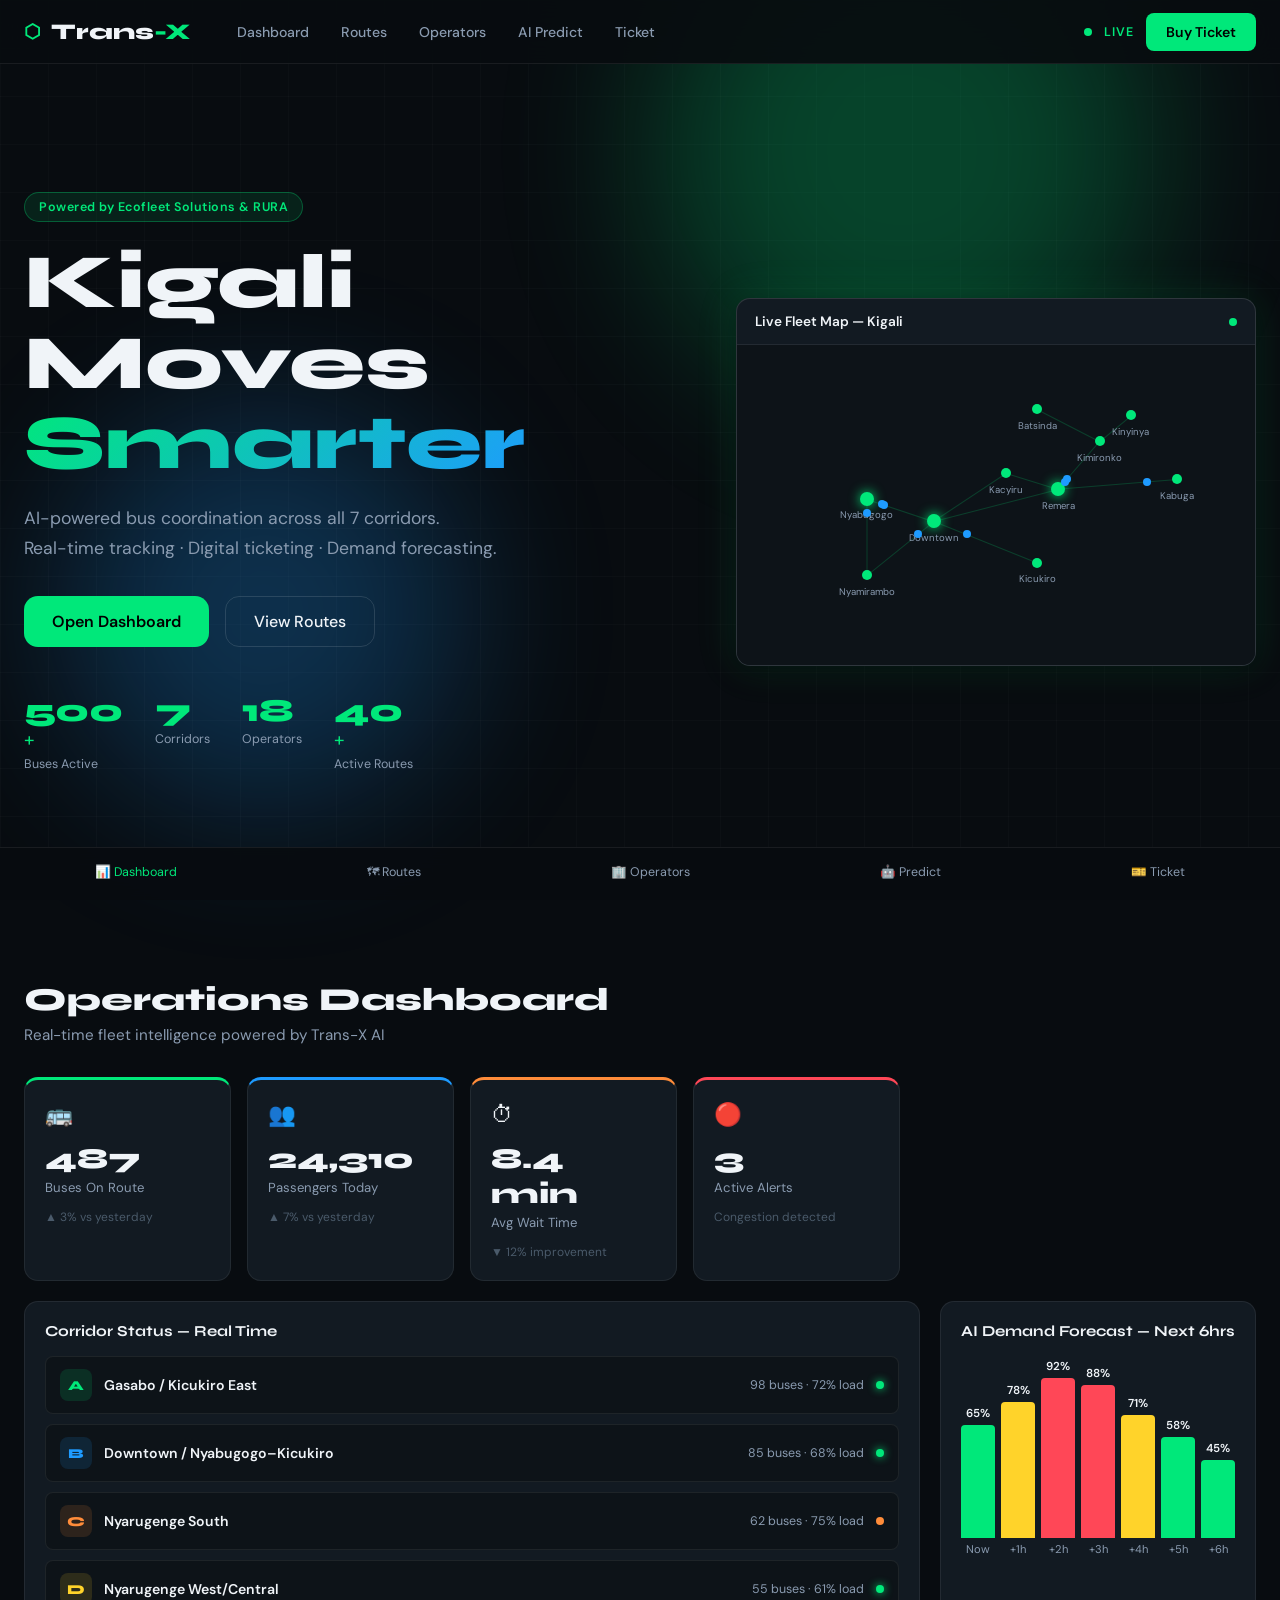
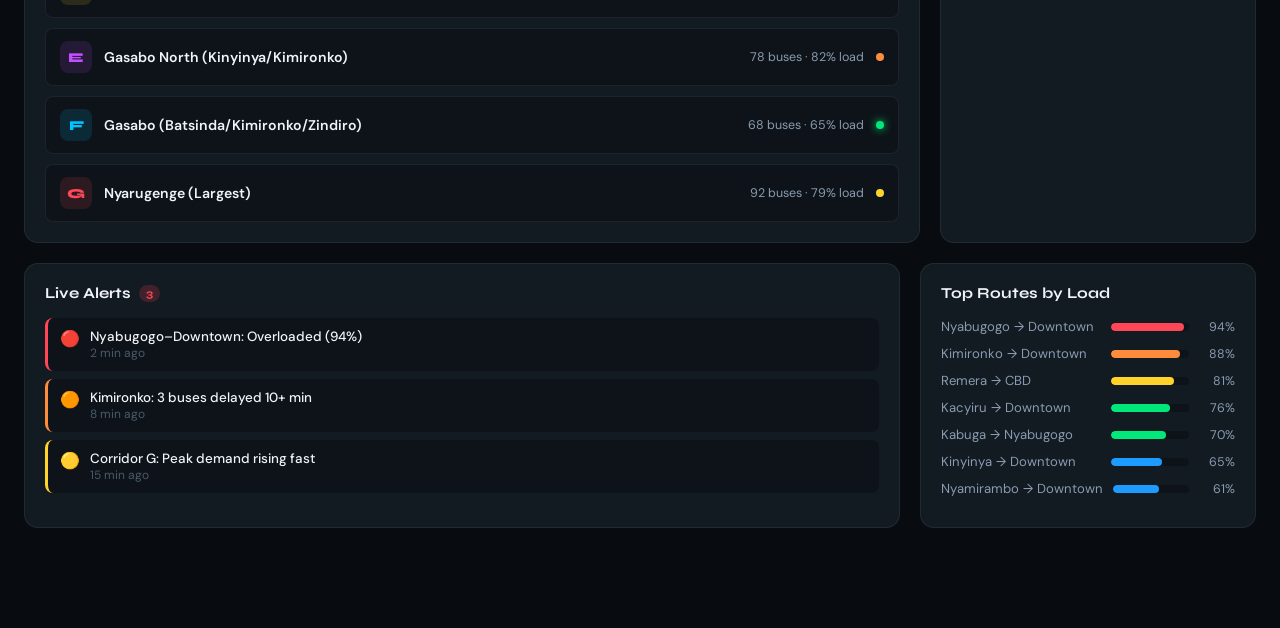
<file: index.html>
<!DOCTYPE html>
<html lang="en">
<head>
  <meta charset="UTF-8" />
  <meta name="viewport" content="width=device-width, initial-scale=1.0" />
  <title>Trans-X — Smart Mobility Kigali</title>
  <link rel="preconnect" href="https://fonts.googleapis.com" />
  <link rel="preconnect" href="https://fonts.gstatic.com" crossorigin />
  <link href="https://fonts.googleapis.com/css2?family=Syne:wght@400;600;700;800&family=DM+Sans:wght@300;400;500&display=swap" rel="stylesheet" />
  <link rel="stylesheet" href="main.css" />
</head>
<body>

<!-- NAV -->
<nav class="nav" id="nav">
  <div class="nav-inner">
    <div class="logo">
      <span class="logo-icon">⬡</span>
      <span class="logo-text">Trans<span class="accent">-X</span></span>
    </div>
    <ul class="nav-links">
      <li><a href="#dashboard">Dashboard</a></li>
      <li><a href="#routes">Routes</a></li>
      <li><a href="#operators">Operators</a></li>
      <li><a href="#predict">AI Predict</a></li>
      <li><a href="#ticket">Ticket</a></li>
    </ul>
    <div class="nav-right">
      <span class="live-dot"></span>
      <span class="live-label">LIVE</span>
      <button class="btn-primary" onclick="showSection('ticket')">Buy Ticket</button>
    </div>
  </div>
</nav>

<!-- HERO -->
<section class="hero" id="home">
  <div class="hero-bg">
    <div class="hero-grid"></div>
    <div class="hero-glow g1"></div>
    <div class="hero-glow g2"></div>
  </div>
  <div class="hero-content">
    <div class="hero-badge">Powered by Ecofleet Solutions & RURA</div>
    <h1 class="hero-title">Kigali Moves<br/><span class="accent-gradient">Smarter</span></h1>
    <p class="hero-sub">AI-powered bus coordination across all 7 corridors.<br/>Real-time tracking · Digital ticketing · Demand forecasting.</p>
    <div class="hero-actions">
      <button class="btn-primary large" onclick="showSection('dashboard')">Open Dashboard</button>
      <button class="btn-ghost large" onclick="showSection('routes')">View Routes</button>
    </div>
    <div class="hero-stats">
      <div class="stat"><span class="stat-num" data-target="500">0</span><span class="stat-plus">+</span><span class="stat-label">Buses Active</span></div>
      <div class="stat"><span class="stat-num" data-target="7">0</span><span class="stat-label">Corridors</span></div>
      <div class="stat"><span class="stat-num" data-target="18">0</span><span class="stat-label">Operators</span></div>
      <div class="stat"><span class="stat-num" data-target="40">0</span><span class="stat-plus">+</span><span class="stat-label">Active Routes</span></div>
    </div>
  </div>
  <div class="hero-visual">
    <div class="map-card">
      <div class="map-header">
        <span>Live Fleet Map — Kigali</span>
        <span class="pulse-dot"></span>
      </div>
      <div class="map-body" id="liveMap"></div>
    </div>
  </div>
</section>

<!-- MAIN APP -->
<main class="app-main" id="appMain">

<!-- DASHBOARD SECTION -->
<section class="section active" id="dashboard">
  <div class="section-header">
    <h2>Operations Dashboard</h2>
    <p>Real-time fleet intelligence powered by Trans-X AI</p>
  </div>

  <div class="dashboard-grid">
    <!-- KPI Cards -->
    <div class="kpi-row">
      <div class="kpi-card green">
        <div class="kpi-icon">🚌</div>
        <div class="kpi-data">
          <span class="kpi-num" id="busCount">487</span>
          <span class="kpi-label">Buses On Route</span>
        </div>
        <div class="kpi-trend">▲ 3% vs yesterday</div>
      </div>
      <div class="kpi-card blue">
        <div class="kpi-icon">👥</div>
        <div class="kpi-data">
          <span class="kpi-num" id="passengerCount">24,310</span>
          <span class="kpi-label">Passengers Today</span>
        </div>
        <div class="kpi-trend">▲ 7% vs yesterday</div>
      </div>
      <div class="kpi-card orange">
        <div class="kpi-icon">⏱</div>
        <div class="kpi-data">
          <span class="kpi-num" id="waitTime">8.4 min</span>
          <span class="kpi-label">Avg Wait Time</span>
        </div>
        <div class="kpi-trend">▼ 12% improvement</div>
      </div>
      <div class="kpi-card red">
        <div class="kpi-icon">🔴</div>
        <div class="kpi-data">
          <span class="kpi-num" id="alertCount">3</span>
          <span class="kpi-label">Active Alerts</span>
        </div>
        <div class="kpi-trend">Congestion detected</div>
      </div>
    </div>

    <!-- Corridor Status -->
    <div class="card corridor-card">
      <div class="card-title">Corridor Status — Real Time</div>
      <div class="corridor-list" id="corridorList"></div>
    </div>

    <!-- AI Demand Forecast -->
    <div class="card forecast-card">
      <div class="card-title">AI Demand Forecast — Next 6hrs</div>
      <div class="chart-area" id="demandChart"></div>
    </div>

    <!-- Live Alerts -->
    <div class="card alerts-card">
      <div class="card-title">Live Alerts <span class="badge red">3</span></div>
      <div class="alert-list" id="alertList"></div>
    </div>

    <!-- Top Routes -->
    <div class="card routes-card">
      <div class="card-title">Top Routes by Load</div>
      <div class="route-bars" id="routeBars"></div>
    </div>
  </div>
</section>

<!-- ROUTES SECTION -->
<section class="section" id="routes">
  <div class="section-header">
    <h2>Kigali Bus Network</h2>
    <p>7 corridors · 40+ routes · 18 licensed operators (RURA 2024)</p>
  </div>

  <div class="corridors-container" id="corridorsContainer"></div>
</section>

<!-- OPERATORS SECTION -->
<section class="section" id="operators">
  <div class="section-header">
    <h2>Licensed Operators</h2>
    <p>Regulated by RURA · Managed by Ecofleet Solutions Ltd</p>
  </div>
  <div class="operators-grid" id="operatorsGrid"></div>

  <!-- Ecofleet spotlight -->
  <div class="ecofleet-spotlight">
    <div class="eco-left">
      <div class="eco-badge">Government-Owned</div>
      <h3>Ecofleet Solutions Ltd</h3>
      <p>The City of Kigali's mandated authority for public transport modernization. CEO: <strong>Aubin Rukera</strong>. Ecofleet oversees fleet management, route optimization, digital fare collection, ITS infrastructure, and green mobility transition.</p>
      <ul class="eco-features">
        <li>⚡ 17 electric buses deployed (as of Jan 2026)</li>
        <li>📡 ITS · GPS tracking · Digital dashboards</li>
        <li>💳 Unified tap-and-go fare collection</li>
        <li>🌱 Full electric fleet target: end of 2026</li>
        <li>🏗 Manages depots, terminals & bus stops</li>
      </ul>
    </div>
    <div class="eco-right">
      <div class="eco-stat-grid">
        <div class="eco-stat"><span>300</span><small>Buses Deployed</small></div>
        <div class="eco-stat"><span>7</span><small>Corridors</small></div>
        <div class="eco-stat"><span>24km</span><small>Nyabugogo–Shyorongi Route</small></div>
        <div class="eco-stat"><span>2026</span><small>Full EV Target</small></div>
      </div>
    </div>
  </div>
</section>

<!-- AI PREDICT SECTION -->
<section class="section" id="predict">
  <div class="section-header">
    <h2>AI Arrival Predictor</h2>
    <p>Machine learning · Real-time GPS · Traffic pattern analysis</p>
  </div>
  <div class="predict-container">
    <div class="predict-form card">
      <h3>Get Prediction</h3>
      <div class="form-group">
        <label>From</label>
        <select id="fromStop">
          <option value="">Select departure stop</option>
          <option>Nyabugogo Terminal</option>
          <option>Downtown / CBD</option>
          <option>Remera Bus Park</option>
          <option>Kimironko</option>
          <option>Kacyiru</option>
          <option>Kicukiro Centre</option>
          <option>Kabuga</option>
          <option>Nyamirambo</option>
          <option>Batsinda</option>
          <option>Kinyinya</option>
        </select>
      </div>
      <div class="form-group">
        <label>To</label>
        <select id="toStop">
          <option value="">Select destination</option>
          <option>Nyabugogo Terminal</option>
          <option>Downtown / CBD</option>
          <option>Remera Bus Park</option>
          <option>Kimironko</option>
          <option>Kacyiru</option>
          <option>Kicukiro Centre</option>
          <option>Kabuga</option>
          <option>Nyamirambo</option>
          <option>Special Economic Zone (Masoro)</option>
          <option>Bumbogo</option>
        </select>
      </div>
      <div class="form-group">
        <label>Travel Time</label>
        <select id="travelTime">
          <option>Now</option>
          <option>In 30 minutes</option>
          <option>In 1 hour</option>
          <option>Peak hour (7–9 AM)</option>
          <option>Peak hour (5–7 PM)</option>
        </select>
      </div>
      <button class="btn-primary full" onclick="runPrediction()">🔍 Run AI Prediction</button>
    </div>
    <div class="predict-result card" id="predictResult">
      <div class="predict-placeholder">
        <div class="predict-icon">🤖</div>
        <p>Select your route and click "Run AI Prediction" to see arrival times, bus capacity forecast, and recommended departure window.</p>
      </div>
    </div>
  </div>
</section>

<!-- TICKET SECTION -->
<section class="section" id="ticket">
  <div class="section-header">
    <h2>Digital Ticketing</h2>
    <p>Tap-and-Go · MoMo · Airtel Money · QR Code</p>
  </div>
  <div class="ticket-container">
    <div class="ticket-form card">
      <h3>Buy Bus Ticket</h3>
      <div class="form-group">
        <label>From</label>
        <select id="ticketFrom">
          <option>Nyabugogo Terminal</option>
          <option>Downtown / CBD</option>
          <option>Remera Bus Park</option>
          <option>Kimironko</option>
          <option>Kacyiru</option>
          <option>Kicukiro Centre</option>
        </select>
      </div>
      <div class="form-group">
        <label>To</label>
        <select id="ticketTo">
          <option>Downtown / CBD</option>
          <option>Nyabugogo Terminal</option>
          <option>Kabuga</option>
          <option>Kicukiro Centre</option>
          <option>Kimironko</option>
          <option>Nyamirambo</option>
        </select>
      </div>
      <div class="form-group">
        <label>Passengers</label>
        <div class="qty-row">
          <button onclick="changeQty(-1)">−</button>
          <span id="qtyDisplay">1</span>
          <button onclick="changeQty(1)">+</button>
        </div>
      </div>
      <div class="form-group">
        <label>Payment Method</label>
        <div class="payment-options">
          <div class="pay-opt active" onclick="selectPay(this, 'MoMo')">📱 MoMo</div>
          <div class="pay-opt" onclick="selectPay(this, 'Airtel')">📱 Airtel</div>
          <div class="pay-opt" onclick="selectPay(this, 'Card')">💳 Tap Card</div>
          <div class="pay-opt" onclick="selectPay(this, 'QR')">📲 QR</div>
        </div>
      </div>
      <div class="fare-display" id="fareDisplay">
        <span>Estimated Fare:</span>
        <span id="fareAmount">RWF 300</span>
      </div>
      <button class="btn-primary full" onclick="purchaseTicket()">🎫 Purchase Ticket</button>
    </div>
    <div class="ticket-preview card" id="ticketPreview">
      <div class="ticket-placeholder">
        <span class="t-icon">🎫</span>
        <p>Your digital ticket will appear here after purchase. Compatible with all Trans-X enabled buses.</p>
      </div>
    </div>
  </div>
</section>

</main>

<!-- BOTTOM NAV -->
<div class="bottom-nav">
  <button onclick="showSection('dashboard')" class="bnav active" id="bnav-dashboard">📊 Dashboard</button>
  <button onclick="showSection('routes')" class="bnav" id="bnav-routes">🗺 Routes</button>
  <button onclick="showSection('operators')" class="bnav" id="bnav-operators">🏢 Operators</button>
  <button onclick="showSection('predict')" class="bnav" id="bnav-predict">🤖 Predict</button>
  <button onclick="showSection('ticket')" class="bnav" id="bnav-ticket">🎫 Ticket</button>
</div>

<script src="routes.js"></script>
<script src="buses.js"></script>
<script src="predict.js"></script>
<script src="ticket.js"></script>
<script src="chart.js"></script>
<script src="map.js"></script>
<script src="app.js"></script>
</body>
</html>
</file>
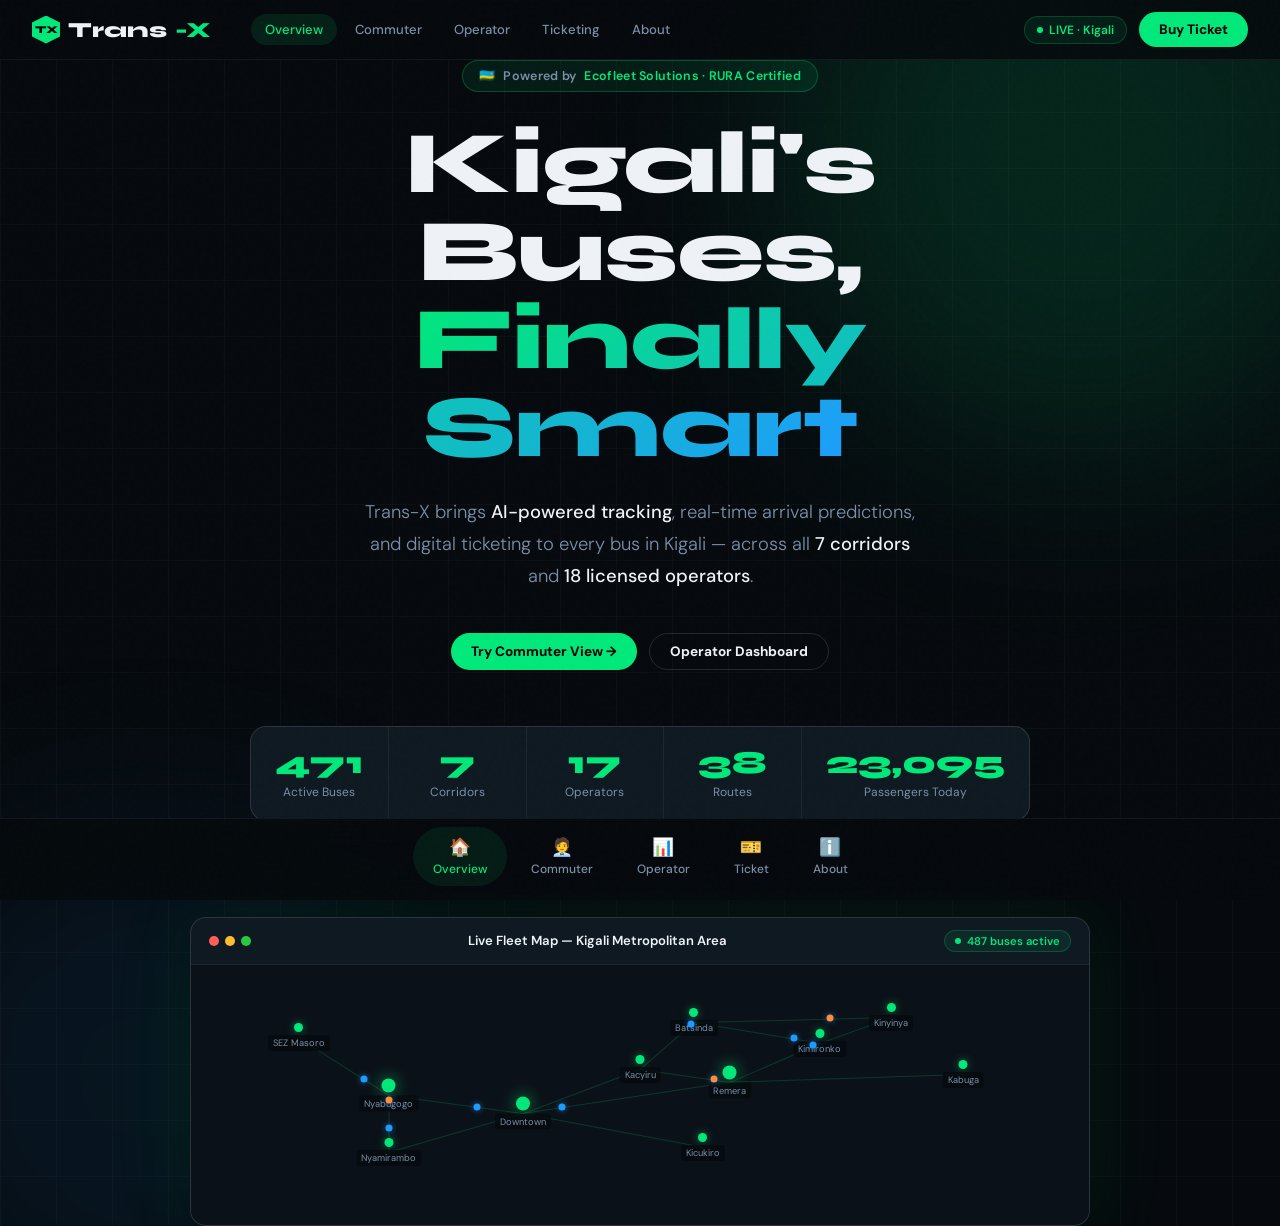
<file: transx-pitch.html>
<!DOCTYPE html>
<html lang="en">
<head>
<meta charset="UTF-8"/>
<meta name="viewport" content="width=device-width, initial-scale=1.0"/>
<title>Trans-X — Smart Mobility Kigali</title>
<link rel="preconnect" href="https://fonts.googleapis.com"/>
<link rel="preconnect" href="https://fonts.gstatic.com" crossorigin/>
<link href="https://fonts.googleapis.com/css2?family=Syne:wght@400;600;700;800&family=DM+Sans:ital,wght@0,300;0,400;0,500;1,300&display=swap" rel="stylesheet"/>
<style>
:root {
  --bg: #060a0e;
  --bg2: #0b1118;
  --bg3: #111c26;
  --card: #0f1921;
  --card2: #152030;
  --border: rgba(255,255,255,0.06);
  --border2: rgba(255,255,255,0.12);
  --accent: #00e87a;
  --accent2: #00c464;
  --blue: #1e9bff;
  --orange: #ff8c3a;
  --red: #ff4757;
  --yellow: #ffd32a;
  --purple: #a855f7;
  --text: #eef2f7;
  --text2: #7a8fa8;
  --text3: #384a5c;
  --radius: 16px;
  --radius2: 10px;
  --shadow: 0 8px 40px rgba(0,0,0,0.5);
}
*{margin:0;padding:0;box-sizing:border-box;}
html{scroll-behavior:smooth;}
body{
  font-family:'DM Sans',sans-serif;
  background:var(--bg);
  color:var(--text);
  overflow-x:hidden;
  cursor:default;
}
::-webkit-scrollbar{width:4px;}
::-webkit-scrollbar-track{background:var(--bg2);}
::-webkit-scrollbar-thumb{background:var(--accent2);border-radius:2px;}

/* ── NOISE OVERLAY ── */
body::before{
  content:'';position:fixed;inset:0;
  background-image:url("data:image/svg+xml,%3Csvg viewBox='0 0 256 256' xmlns='http://www.w3.org/2000/svg'%3E%3Cfilter id='n'%3E%3CfeTurbulence type='fractalNoise' baseFrequency='0.9' numOctaves='4' stitchTiles='stitch'/%3E%3C/filter%3E%3Crect width='100%25' height='100%25' filter='url(%23n)' opacity='0.03'/%3E%3C/svg%3E");
  pointer-events:none;z-index:1000;opacity:0.4;
}

/* ── NAV ── */
.nav{
  position:fixed;top:0;left:0;right:0;z-index:200;
  height:60px;
  background:rgba(6,10,14,0.85);
  backdrop-filter:blur(20px);
  border-bottom:1px solid var(--border);
  display:flex;align-items:center;
  padding:0 32px;gap:32px;
}
.logo{
  font-family:'Syne',sans-serif;font-weight:800;font-size:1.35rem;
  display:flex;align-items:center;gap:8px;
}
.logo-hex{
  width:28px;height:28px;background:var(--accent);
  clip-path:polygon(50% 0%,100% 25%,100% 75%,50% 100%,0% 75%,0% 25%);
  display:flex;align-items:center;justify-content:center;
  font-size:0.65rem;color:#000;font-weight:900;
}
.logo span{color:var(--accent);}
.nav-pills{display:flex;gap:4px;margin-left:8px;}
.npill{
  background:none;border:none;color:var(--text2);
  font-family:'DM Sans',sans-serif;font-size:0.82rem;font-weight:500;
  padding:7px 14px;border-radius:100px;cursor:pointer;
  transition:all 0.2s;
}
.npill:hover,.npill.active{background:rgba(0,232,122,0.1);color:var(--accent);}
.nav-right{margin-left:auto;display:flex;align-items:center;gap:12px;}
.live-badge{
  display:flex;align-items:center;gap:6px;
  background:rgba(0,232,122,0.08);border:1px solid rgba(0,232,122,0.2);
  padding:5px 12px;border-radius:100px;
  font-size:0.75rem;font-weight:600;color:var(--accent);
}
.live-dot{width:6px;height:6px;background:var(--accent);border-radius:50%;animation:blink 1.3s infinite;}
@keyframes blink{0%,100%{opacity:1;}50%{opacity:0.2;}}
.btn{
  background:var(--accent);color:#000;border:none;
  font-family:'DM Sans',sans-serif;font-weight:700;font-size:0.85rem;
  padding:9px 20px;border-radius:100px;cursor:pointer;
  transition:all 0.2s;
}
.btn:hover{background:#00ff88;transform:translateY(-1px);}
.btn.ghost{background:none;color:var(--text);border:1px solid var(--border2);}
.btn.ghost:hover{border-color:var(--accent);color:var(--accent);}

/* ── SCREENS ── */
.screen{display:none;animation:fadeUp 0.45s ease;}
.screen.active{display:block;}
@keyframes fadeUp{from{opacity:0;transform:translateY(16px);}to{opacity:1;transform:none;}}

/* ══════════════════════════════
   SCREEN 0 — SPLASH / HERO
══════════════════════════════ */
#s0{
  min-height:100vh;
  display:flex;flex-direction:column;align-items:center;justify-content:center;
  position:relative;overflow:hidden;padding:60px 24px 0;
}
.hero-bg{position:absolute;inset:0;pointer-events:none;}
.hglow{position:absolute;border-radius:50%;filter:blur(100px);}
.hg1{width:600px;height:600px;background:rgba(0,232,122,0.12);top:-150px;right:-100px;}
.hg2{width:500px;height:500px;background:rgba(30,155,255,0.08);bottom:-100px;left:-100px;}
.hgrid{
  position:absolute;inset:0;
  background-image:
    linear-gradient(rgba(255,255,255,0.025) 1px,transparent 1px),
    linear-gradient(90deg,rgba(255,255,255,0.025) 1px,transparent 1px);
  background-size:56px 56px;
}
.hero-inner{position:relative;z-index:2;text-align:center;max-width:780px;}
.hero-chip{
  display:inline-flex;align-items:center;gap:8px;
  background:rgba(0,232,122,0.08);border:1px solid rgba(0,232,122,0.25);
  padding:7px 16px;border-radius:100px;margin-bottom:28px;
  font-size:0.78rem;font-weight:600;color:var(--accent);letter-spacing:0.3px;
}
.hero-chip span{color:var(--text2);}
h1.hero-title{
  font-family:'Syne',sans-serif;font-weight:800;
  font-size:clamp(3rem,7vw,5.5rem);line-height:1.0;
  margin-bottom:24px;letter-spacing:-1px;
}
.grad{
  background:linear-gradient(135deg,var(--accent) 0%,var(--blue) 100%);
  -webkit-background-clip:text;-webkit-text-fill-color:transparent;background-clip:text;
}
.hero-sub{
  color:var(--text2);font-size:1.15rem;line-height:1.75;
  max-width:560px;margin:0 auto 40px;font-weight:300;
}
.hero-sub strong{color:var(--text);font-weight:500;}
.hero-ctas{display:flex;gap:12px;justify-content:center;margin-bottom:56px;flex-wrap:wrap;}
.hero-stats{
  display:flex;gap:0;
  background:var(--card);border:1px solid var(--border2);
  border-radius:var(--radius);overflow:hidden;
  margin-bottom:56px;
}
.hstat{
  flex:1;padding:20px 24px;text-align:center;
  border-right:1px solid var(--border);
}
.hstat:last-child{border-right:none;}
.hstat-num{
  font-family:'Syne',sans-serif;font-weight:800;font-size:2rem;
  color:var(--accent);display:block;line-height:1;
}
.hstat-label{font-size:0.75rem;color:var(--text2);margin-top:5px;}

/* Mini map preview */
.map-preview{
  position:relative;z-index:2;
  width:100%;max-width:900px;margin:0 auto;
}
.map-frame{
  background:var(--card);border:1px solid var(--border2);
  border-radius:var(--radius);overflow:hidden;
  box-shadow:0 0 80px rgba(0,232,122,0.1),var(--shadow);
}
.mf-header{
  display:flex;align-items:center;justify-content:space-between;
  padding:12px 18px;border-bottom:1px solid var(--border);
  font-size:0.82rem;font-weight:600;
}
.mf-dots{display:flex;gap:6px;}
.mf-dot{width:10px;height:10px;border-radius:50%;}
.mf-body{height:260px;background:var(--bg2);position:relative;overflow:hidden;}
.mf-label{
  position:absolute;bottom:12px;right:12px;
  background:rgba(0,0,0,0.7);border:1px solid var(--border2);
  border-radius:8px;padding:6px 12px;font-size:0.72rem;color:var(--text2);
}

/* ══════════════════════════════
   SCREEN 1 — COMMUTER VIEW
══════════════════════════════ */
#s1{padding:80px 24px 80px;max-width:1200px;margin:0 auto;}
.screen-title{
  font-family:'Syne',sans-serif;font-weight:800;font-size:2rem;
  margin-bottom:6px;
}
.screen-sub{color:var(--text2);margin-bottom:36px;font-size:0.95rem;}

.commuter-grid{display:grid;grid-template-columns:1fr 1fr;gap:20px;}

/* Journey Planner */
.journey-card{
  background:var(--card);border:1px solid var(--border2);
  border-radius:var(--radius);padding:24px;
}
.jcard-title{
  font-family:'Syne',sans-serif;font-weight:700;font-size:0.95rem;
  margin-bottom:20px;display:flex;align-items:center;gap:8px;
}
.jtag{font-size:0.7rem;background:rgba(0,232,122,0.1);color:var(--accent);padding:3px 8px;border-radius:100px;}
.stop-row{
  display:flex;align-items:center;gap:12px;
  background:var(--bg2);border:1px solid var(--border2);
  border-radius:var(--radius2);padding:12px 14px;margin-bottom:8px;
  cursor:pointer;transition:all 0.2s;
}
.stop-row:hover{border-color:var(--accent);}
.stop-icon{
  width:32px;height:32px;border-radius:8px;
  display:flex;align-items:center;justify-content:center;font-size:0.9rem;
  background:rgba(0,232,122,0.1);
}
.stop-icon.dest{background:rgba(30,155,255,0.1);}
.stop-text{flex:1;}
.stop-name{font-weight:600;font-size:0.9rem;}
.stop-meta{font-size:0.75rem;color:var(--text2);}
.stop-line{
  width:2px;height:20px;background:var(--border2);
  margin-left:15px;
}
.time-sel{
  display:flex;gap:6px;margin:16px 0;
}
.tpill{
  flex:1;text-align:center;padding:8px;border-radius:var(--radius2);
  font-size:0.78rem;font-weight:600;border:1px solid var(--border);
  cursor:pointer;transition:all 0.2s;color:var(--text2);
  background:var(--bg2);
}
.tpill.active,.tpill:hover{background:rgba(0,232,122,0.1);border-color:var(--accent);color:var(--accent);}
.predict-btn{
  width:100%;background:var(--accent);color:#000;border:none;
  font-family:'DM Sans',sans-serif;font-weight:700;font-size:0.9rem;
  padding:13px;border-radius:var(--radius2);cursor:pointer;
  transition:all 0.2s;margin-top:4px;
}
.predict-btn:hover{background:#00ff88;}

/* Result card */
.result-card{
  background:linear-gradient(135deg,rgba(0,232,122,0.06),rgba(30,155,255,0.04));
  border:1px solid rgba(0,232,122,0.2);
  border-radius:var(--radius);padding:24px;
  display:flex;flex-direction:column;gap:16px;
}
.result-route{
  font-family:'Syne',sans-serif;font-weight:800;font-size:1.1rem;
  color:var(--accent);
}
.result-metrics{display:grid;grid-template-columns:1fr 1fr;gap:10px;}
.rmetric{
  background:rgba(0,0,0,0.3);border-radius:var(--radius2);
  padding:14px;text-align:center;
}
.rmetric-val{
  font-family:'Syne',sans-serif;font-weight:800;font-size:1.6rem;
  display:block;line-height:1;
}
.rmetric-key{font-size:0.72rem;color:var(--text2);margin-top:5px;}
.result-advice{
  background:rgba(0,0,0,0.25);border-radius:var(--radius2);
  padding:14px;font-size:0.85rem;color:var(--text2);line-height:1.6;
}
.result-advice strong{color:var(--text);}
.buses-coming{margin-top:4px;}
.bcome-title{font-size:0.8rem;color:var(--text2);margin-bottom:8px;font-weight:600;}
.bcome-list{display:flex;flex-direction:column;gap:6px;}
.bcome-item{
  display:flex;align-items:center;gap:10px;
  background:rgba(0,0,0,0.2);border-radius:8px;padding:9px 12px;
  font-size:0.82rem;
}
.bcome-num{
  background:var(--accent);color:#000;
  font-family:'Syne',sans-serif;font-weight:800;font-size:0.72rem;
  padding:2px 7px;border-radius:4px;
}
.bcome-time{color:var(--accent);font-weight:700;margin-left:auto;}
.cap-bar{
  height:4px;width:60px;background:var(--bg3);border-radius:2px;overflow:hidden;
}
.cap-fill{height:100%;border-radius:2px;}

/* ══════════════════════════════
   SCREEN 2 — OPERATOR DASHBOARD
══════════════════════════════ */
#s2{padding:80px 24px 80px;max-width:1300px;margin:0 auto;}
.dash-grid{display:grid;grid-template-columns:repeat(4,1fr);gap:16px;margin-bottom:20px;}
.dkpi{
  background:var(--card);border:1px solid var(--border);
  border-radius:var(--radius);padding:20px;
  border-top:3px solid transparent;transition:all 0.2s;
}
.dkpi:hover{border-color:var(--border2);transform:translateY(-2px);}
.dkpi.g{border-top-color:var(--accent);}
.dkpi.b{border-top-color:var(--blue);}
.dkpi.o{border-top-color:var(--orange);}
.dkpi.r{border-top-color:var(--red);}
.dkpi-icon{font-size:1.3rem;margin-bottom:10px;}
.dkpi-val{
  font-family:'Syne',sans-serif;font-weight:800;font-size:1.7rem;
  display:block;line-height:1;
}
.dkpi-label{font-size:0.78rem;color:var(--text2);margin-top:4px;}
.dkpi-trend{font-size:0.72rem;color:var(--text3);margin-top:6px;}

.dash-row2{display:grid;grid-template-columns:1.4fr 1fr;gap:16px;margin-bottom:20px;}
.dash-row3{display:grid;grid-template-columns:1fr 1fr 1fr;gap:16px;}

.dcard{
  background:var(--card);border:1px solid var(--border);
  border-radius:var(--radius);padding:20px;
}
.dcard-title{
  font-family:'Syne',sans-serif;font-weight:700;font-size:0.88rem;
  margin-bottom:16px;color:var(--text2);letter-spacing:0.3px;text-transform:uppercase;
  display:flex;align-items:center;gap:8px;justify-content:space-between;
}
.dtag{
  font-size:0.68rem;padding:3px 8px;border-radius:100px;
  background:rgba(0,232,122,0.1);color:var(--accent);
  text-transform:none;letter-spacing:0;
}
.dtag.warn{background:rgba(255,215,42,0.1);color:var(--yellow);}
.dtag.alert{background:rgba(255,71,87,0.1);color:var(--red);}

/* Forecast bars */
.forecast-bars{display:flex;align-items:flex-end;gap:5px;height:160px;padding-top:8px;}
.fbar-wrap{flex:1;display:flex;flex-direction:column;align-items:center;gap:4px;}
.fbar{
  width:100%;border-radius:4px 4px 0 0;
  transition:height 1s cubic-bezier(.34,1.56,.64,1);min-height:4px;
}
.fbar-label{font-size:0.65rem;color:var(--text2);}
.fbar-val{font-size:0.68rem;font-weight:700;}

/* Corridor table */
.corr-table{display:flex;flex-direction:column;gap:8px;}
.ct-row{
  display:flex;align-items:center;gap:10px;
  padding:10px 12px;background:var(--bg2);
  border-radius:var(--radius2);border:1px solid var(--border);
}
.ct-badge{
  width:28px;height:28px;border-radius:6px;
  display:flex;align-items:center;justify-content:center;
  font-family:'Syne',sans-serif;font-weight:800;font-size:0.82rem;
}
.ct-name{font-size:0.82rem;font-weight:600;flex:1;}
.ct-load{font-size:0.75rem;color:var(--text2);}
.ct-bar{width:80px;height:5px;background:var(--bg3);border-radius:3px;overflow:hidden;}
.ct-fill{height:100%;border-radius:3px;}
.ct-status{width:7px;height:7px;border-radius:50%;}

/* Alert list */
.alert-item{
  display:flex;gap:10px;padding:10px 12px;
  background:var(--bg2);border-radius:var(--radius2);
  border-left:3px solid transparent;margin-bottom:8px;
}
.alert-item.r{border-color:var(--red);}
.alert-item.o{border-color:var(--orange);}
.alert-item.y{border-color:var(--yellow);}
.ai-icon{font-size:0.9rem;}
.ai-msg{font-size:0.82rem;font-weight:500;color:var(--text);}
.ai-time{font-size:0.72rem;color:var(--text3);margin-top:2px;}

/* Fleet mini cards */
.fleet-grid{display:grid;grid-template-columns:1fr 1fr;gap:8px;}
.fleet-item{
  background:var(--bg2);border:1px solid var(--border);
  border-radius:var(--radius2);padding:10px;
}
.fi-bus{font-size:0.78rem;font-weight:700;color:var(--text);}
.fi-route{font-size:0.72rem;color:var(--text2);}
.fi-status{
  display:inline-block;font-size:0.65rem;font-weight:700;
  padding:2px 7px;border-radius:100px;margin-top:5px;
}
.fi-status.on{background:rgba(0,232,122,0.1);color:var(--accent);}
.fi-status.full{background:rgba(255,71,87,0.1);color:var(--red);}
.fi-status.late{background:rgba(255,215,42,0.1);color:var(--yellow);}

/* ══════════════════════════════
   SCREEN 3 — TICKETING
══════════════════════════════ */
#s3{padding:80px 24px 80px;max-width:1100px;margin:0 auto;}
.ticket-layout{display:grid;grid-template-columns:1fr 1.2fr;gap:24px;align-items:start;}
.tform{
  background:var(--card);border:1px solid var(--border2);
  border-radius:var(--radius);padding:28px;
}
.tform h3{
  font-family:'Syne',sans-serif;font-weight:800;font-size:1.2rem;
  margin-bottom:24px;
}
.fg{margin-bottom:16px;}
.fg label{
  display:block;font-size:0.78rem;font-weight:600;
  color:var(--text2);margin-bottom:7px;text-transform:uppercase;letter-spacing:0.4px;
}
.fg select,.fg input{
  width:100%;background:var(--bg2);border:1px solid var(--border2);
  color:var(--text);border-radius:var(--radius2);padding:12px 14px;
  font-family:'DM Sans',sans-serif;font-size:0.9rem;
  appearance:none;cursor:pointer;transition:border-color 0.2s;
}
.fg select:focus,.fg input:focus{outline:none;border-color:var(--accent);}
.pay-grid{display:grid;grid-template-columns:1fr 1fr;gap:8px;}
.poption{
  background:var(--bg2);border:1px solid var(--border2);
  border-radius:var(--radius2);padding:12px;text-align:center;
  font-size:0.82rem;cursor:pointer;transition:all 0.2s;
}
.poption:hover,.poption.active{
  border-color:var(--accent);
  background:rgba(0,232,122,0.06);color:var(--accent);
}
.fare-row{
  display:flex;justify-content:space-between;align-items:center;
  background:var(--bg2);border-radius:var(--radius2);padding:14px 16px;
  margin:16px 0;
}
.fare-label{font-size:0.85rem;color:var(--text2);}
.fare-val{font-family:'Syne',sans-serif;font-size:1.3rem;font-weight:800;color:var(--accent);}
.buy-btn{
  width:100%;background:var(--accent);color:#000;border:none;
  font-family:'DM Sans',sans-serif;font-weight:700;font-size:1rem;
  padding:15px;border-radius:var(--radius2);cursor:pointer;
  transition:all 0.2s;
}
.buy-btn:hover{background:#00ff88;transform:translateY(-1px);}

/* Ticket output */
.ticket-output{display:flex;flex-direction:column;gap:16px;}
.tcard{
  background:linear-gradient(145deg,#0f2a1a,#0a1a2e);
  border:1px solid rgba(0,232,122,0.3);
  border-radius:var(--radius);padding:28px;
  position:relative;overflow:hidden;
}
.tcard::before{
  content:'';position:absolute;
  top:-60px;right:-60px;width:200px;height:200px;
  background:radial-gradient(circle,rgba(0,232,122,0.12) 0%,transparent 70%);
  pointer-events:none;
}
.tcard::after{
  content:'';position:absolute;
  bottom:-40px;left:-40px;width:160px;height:160px;
  background:radial-gradient(circle,rgba(30,155,255,0.08) 0%,transparent 70%);
  pointer-events:none;
}
.tc-top{display:flex;justify-content:space-between;align-items:flex-start;margin-bottom:20px;}
.tc-logo{font-family:'Syne',sans-serif;font-weight:800;font-size:1.1rem;}
.tc-logo span{color:var(--accent);}
.tc-num{text-align:right;}
.tc-num-val{font-family:'Syne',sans-serif;font-weight:800;font-size:0.95rem;color:var(--accent);}
.tc-num-date{font-size:0.72rem;color:var(--text2);}
.tc-route{
  display:flex;align-items:center;justify-content:center;gap:16px;
  padding:16px;background:rgba(0,0,0,0.2);border-radius:10px;
  margin-bottom:20px;
}
.tc-stop{font-family:'Syne',sans-serif;font-weight:700;font-size:1rem;text-align:center;}
.tc-stop small{display:block;font-family:'DM Sans',sans-serif;font-weight:400;font-size:0.7rem;color:var(--text2);}
.tc-arrow{color:var(--accent);font-size:1.4rem;}
.tc-details{display:grid;grid-template-columns:1fr 1fr 1fr;gap:8px;margin-bottom:20px;}
.tc-det{text-align:center;background:rgba(0,0,0,0.2);border-radius:8px;padding:10px;}
.tc-det span{display:block;font-family:'Syne',sans-serif;font-weight:700;font-size:0.95rem;}
.tc-det small{font-size:0.68rem;color:var(--text2);}
.tc-qr{
  width:72px;height:72px;background:var(--text);
  border-radius:8px;margin:0 auto 12px;
  display:flex;align-items:center;justify-content:center;
  font-size:2.2rem;
}
.tc-note{text-align:center;font-size:0.72rem;color:var(--text2);}
.eco-note{
  background:rgba(0,232,122,0.04);border:1px solid rgba(0,232,122,0.15);
  border-radius:var(--radius2);padding:14px;
  font-size:0.82rem;color:var(--text2);line-height:1.6;display:flex;gap:10px;
}
.eco-note-icon{font-size:1.2rem;}

/* ══════════════════════════════
   SCREEN 4 — ABOUT / PITCH SLIDE
══════════════════════════════ */
#s4{
  min-height:100vh;padding:80px 24px;
  max-width:1100px;margin:0 auto;
}
.about-grid{display:grid;grid-template-columns:1fr 1fr;gap:40px;align-items:start;}
.about-left{}
.about-right{}
.about-chip{
  display:inline-flex;align-items:center;gap:6px;
  background:rgba(168,85,247,0.1);border:1px solid rgba(168,85,247,0.25);
  color:var(--purple);padding:6px 14px;border-radius:100px;
  font-size:0.75rem;font-weight:600;margin-bottom:20px;
}
.about-title{
  font-family:'Syne',sans-serif;font-weight:800;font-size:2.2rem;
  line-height:1.1;margin-bottom:16px;
}
.about-desc{color:var(--text2);font-size:0.95rem;line-height:1.75;margin-bottom:28px;}
.impact-list{display:flex;flex-direction:column;gap:12px;margin-bottom:28px;}
.impact-item{
  display:flex;align-items:flex-start;gap:12px;
  padding:14px;background:var(--card);
  border:1px solid var(--border);border-radius:var(--radius2);
}
.impact-icon{font-size:1.2rem;margin-top:1px;}
.impact-text{font-size:0.88rem;color:var(--text2);line-height:1.5;}
.impact-text strong{color:var(--text);}
.stack-grid{display:grid;grid-template-columns:1fr 1fr;gap:10px;margin-bottom:20px;}
.stack-item{
  background:var(--card);border:1px solid var(--border);
  border-radius:var(--radius2);padding:14px;
}
.stack-name{font-family:'Syne',sans-serif;font-weight:700;font-size:0.88rem;margin-bottom:4px;}
.stack-desc{font-size:0.75rem;color:var(--text2);}
.partner-row{
  background:linear-gradient(135deg,rgba(0,232,122,0.05),rgba(30,155,255,0.05));
  border:1px solid rgba(0,232,122,0.2);
  border-radius:var(--radius);padding:20px;
}
.partner-row h4{
  font-family:'Syne',sans-serif;font-weight:700;font-size:0.88rem;
  color:var(--text2);text-transform:uppercase;letter-spacing:0.4px;margin-bottom:12px;
}
.partner-chips{display:flex;gap:8px;flex-wrap:wrap;}
.pchip{
  background:var(--bg2);border:1px solid var(--border2);
  border-radius:8px;padding:7px 14px;font-size:0.8rem;font-weight:600;
}

/* ══════════════════════════════
   ANIMATED MAP (shared)
══════════════════════════════ */
.map-canvas{width:100%;height:100%;position:relative;}
.mnode{
  position:absolute;transform:translate(-50%,-50%);
  display:flex;flex-direction:column;align-items:center;gap:3px;
}
.mnode-dot{
  width:9px;height:9px;background:var(--accent);border-radius:50%;
  box-shadow:0 0 8px rgba(0,232,122,0.5);
}
.mnode-dot.hub{
  width:14px;height:14px;
  box-shadow:0 0 16px rgba(0,232,122,0.7);
  animation:hubpulse 2s infinite;
}
@keyframes hubpulse{
  0%,100%{box-shadow:0 0 8px rgba(0,232,122,0.5);}
  50%{box-shadow:0 0 24px rgba(0,232,122,0.9);}
}
.mnode-label{
  font-size:0.58rem;color:var(--text2);white-space:nowrap;
  background:rgba(6,10,14,0.8);padding:2px 5px;border-radius:3px;
}
.mline{
  position:absolute;height:1px;background:rgba(0,232,122,0.18);
  transform-origin:left center;
}
.mbus{
  position:absolute;width:7px;height:7px;
  background:var(--blue);border-radius:50%;
  transform:translate(-50%,-50%);
  box-shadow:0 0 6px rgba(30,155,255,0.6);
}
.mbus.busy{background:var(--orange);}
.mcorr-label{
  position:absolute;font-size:0.62rem;
  background:rgba(0,232,122,0.1);border:1px solid rgba(0,232,122,0.2);
  color:var(--accent);padding:3px 7px;border-radius:4px;
}

/* ── BOTTOM NAV ── */
.bnav{
  position:fixed;bottom:0;left:0;right:0;z-index:200;
  background:rgba(6,10,14,0.92);backdrop-filter:blur(20px);
  border-top:1px solid var(--border);
  display:flex;justify-content:center;gap:4px;
  padding:8px 16px 14px;
}
.bnav-btn{
  background:none;border:none;color:var(--text2);
  font-family:'DM Sans',sans-serif;font-size:0.75rem;font-weight:500;
  padding:9px 20px;border-radius:100px;cursor:pointer;
  transition:all 0.2s;display:flex;flex-direction:column;align-items:center;gap:3px;
}
.bnav-btn:hover,.bnav-btn.active{
  background:rgba(0,232,122,0.08);color:var(--accent);
}
.bnav-icon{font-size:1.1rem;}

/* ── UTILITY ── */
.accent{color:var(--accent);}
.blue{color:var(--blue);}
.orange{color:var(--orange);}
.red{color:var(--red);}

@media(max-width:900px){
  .commuter-grid,.dash-row2,.dash-row3,.about-grid,.ticket-layout{grid-template-columns:1fr;}
  .dash-grid{grid-template-columns:1fr 1fr;}
  h1.hero-title{font-size:2.8rem;}
}
</style>
</head>
<body>

<!-- NAV -->
<nav class="nav">
  <div class="logo">
    <div class="logo-hex">TX</div>
    Trans<span>-X</span>
  </div>
  <div class="nav-pills">
    <button class="npill active" onclick="go(0)">Overview</button>
    <button class="npill" onclick="go(1)">Commuter</button>
    <button class="npill" onclick="go(2)">Operator</button>
    <button class="npill" onclick="go(3)">Ticketing</button>
    <button class="npill" onclick="go(4)">About</button>
  </div>
  <div class="nav-right">
    <div class="live-badge"><div class="live-dot"></div>LIVE · Kigali</div>
    <button class="btn" onclick="go(3)">Buy Ticket</button>
  </div>
</nav>

<!-- ═══ SCREEN 0 · HERO ═══ -->
<div class="screen active" id="s0">
  <div class="hero-bg">
    <div class="hgrid"></div>
    <div class="hglow hg1"></div>
    <div class="hglow hg2"></div>
  </div>
  <div class="hero-inner">
    <div class="hero-chip">🇷🇼 <span>Powered by</span> Ecofleet Solutions · RURA Certified</div>
    <h1 class="hero-title">Kigali's Buses,<br/><span class="grad">Finally Smart</span></h1>
    <p class="hero-sub">
      Trans-X brings <strong>AI-powered tracking</strong>, real-time arrival predictions,
      and digital ticketing to every bus in Kigali — across all
      <strong>7 corridors</strong> and <strong>18 licensed operators</strong>.
    </p>
    <div class="hero-ctas">
      <button class="btn" onclick="go(1)">Try Commuter View →</button>
      <button class="btn ghost" onclick="go(2)">Operator Dashboard</button>
    </div>
    <div class="hero-stats">
      <div class="hstat"><span class="hstat-num" id="hc1">0</span><div class="hstat-label">Active Buses</div></div>
      <div class="hstat"><span class="hstat-num" id="hc2">0</span><div class="hstat-label">Corridors</div></div>
      <div class="hstat"><span class="hstat-num" id="hc3">0</span><div class="hstat-label">Operators</div></div>
      <div class="hstat"><span class="hstat-num" id="hc4">0</span><div class="hstat-label">Routes</div></div>
      <div class="hstat"><span class="hstat-num" id="hc5">0</span><div class="hstat-label">Passengers Today</div></div>
    </div>
  </div>
  <div class="map-preview" style="margin-top:40px;">
    <div class="map-frame">
      <div class="mf-header">
        <div class="mf-dots">
          <div class="mf-dot" style="background:#ff5f57"></div>
          <div class="mf-dot" style="background:#febc2e"></div>
          <div class="mf-dot" style="background:#28c840"></div>
        </div>
        <span>Live Fleet Map — Kigali Metropolitan Area</span>
        <div class="live-badge" style="padding:3px 10px;font-size:0.7rem;"><div class="live-dot"></div>487 buses active</div>
      </div>
      <div class="mf-body" id="heroMap">
        <div class="mf-label">Trans-X · Real-time GPS Network</div>
      </div>
    </div>
  </div>
</div>

<!-- ═══ SCREEN 1 · COMMUTER ═══ -->
<div class="screen" id="s1">
  <div class="screen-title">Commuter View</div>
  <div class="screen-sub">Plan your journey · Track buses live · Avoid crowded stops</div>
  <div class="commuter-grid">
    <div class="journey-card">
      <div class="jcard-title">AI Journey Planner <span class="jtag">Powered by Trans-X AI</span></div>
      <div class="stop-row" onclick="setStop('from','Nyabugogo Terminal')">
        <div class="stop-icon">📍</div>
        <div class="stop-text">
          <div class="stop-name" id="fromLabel">Nyabugogo Terminal</div>
          <div class="stop-meta">Departure stop</div>
        </div>
      </div>
      <div class="stop-line"></div>
      <div class="stop-row" onclick="setStop('to','Downtown / CBD')">
        <div class="stop-icon dest">🏁</div>
        <div class="stop-text">
          <div class="stop-name" id="toLabel">Downtown / CBD</div>
          <div class="stop-meta">Destination</div>
        </div>
      </div>
      <div class="time-sel" style="margin-top:16px;">
        <div class="tpill active" onclick="selTime(this,'now')">Now</div>
        <div class="tpill" onclick="selTime(this,'30')">+30 min</div>
        <div class="tpill" onclick="selTime(this,'peak-am')">Peak AM</div>
        <div class="tpill" onclick="selTime(this,'peak-pm')">Peak PM</div>
      </div>
      <button class="predict-btn" onclick="runPredict()">🤖 Get AI Prediction</button>

      <!-- Stop selector -->
      <div id="stopPicker" style="display:none;margin-top:12px;">
        <div style="font-size:0.78rem;color:var(--text2);margin-bottom:8px;font-weight:600;">SELECT STOP</div>
        <div style="display:flex;flex-wrap:wrap;gap:6px;" id="stopPickerList"></div>
      </div>
    </div>

    <div class="result-card" id="resultCard">
      <div class="result-route" id="rRoute">Nyabugogo → Downtown</div>
      <div class="result-metrics">
        <div class="rmetric">
          <span class="rmetric-val accent" id="rArr">12 min</span>
          <div class="rmetric-key">Next Arrival</div>
        </div>
        <div class="rmetric">
          <span class="rmetric-val" id="rCap" style="color:var(--accent)">62%</span>
          <div class="rmetric-key">Bus Capacity</div>
        </div>
        <div class="rmetric">
          <span class="rmetric-val blue" id="rFare">RWF 250</span>
          <div class="rmetric-key">Fare (Tap & Go)</div>
        </div>
        <div class="rmetric">
          <span class="rmetric-val" id="rVar" style="color:var(--yellow)">±2 min</span>
          <div class="rmetric-key">AI Variance</div>
        </div>
      </div>
      <div class="result-advice" id="rAdvice">
        <strong>Good conditions.</strong> Next bus arrives in ~12 minutes at moderate capacity.
        Ideal time to travel. Operator: <strong>KBS / RITCO</strong>.
      </div>
      <div class="buses-coming">
        <div class="bcome-title">UPCOMING BUSES ON THIS ROUTE</div>
        <div class="bcome-list" id="busesList"></div>
      </div>
    </div>
  </div>
</div>

<!-- ═══ SCREEN 2 · OPERATOR ═══ -->
<div class="screen" id="s2">
  <div class="screen-title">Operator Dashboard</div>
  <div class="screen-sub">Real-time fleet intelligence · AI demand forecasting · Route optimization</div>

  <div class="dash-grid">
    <div class="dkpi g">
      <div class="dkpi-icon">🚌</div>
      <span class="dkpi-val accent" id="dk1">487</span>
      <div class="dkpi-label">Buses On Route</div>
      <div class="dkpi-trend">▲ 3% vs yesterday</div>
    </div>
    <div class="dkpi b">
      <div class="dkpi-icon">👥</div>
      <span class="dkpi-val blue" id="dk2">24,310</span>
      <div class="dkpi-label">Passengers Today</div>
      <div class="dkpi-trend">▲ 7% vs yesterday</div>
    </div>
    <div class="dkpi o">
      <div class="dkpi-icon">⏱</div>
      <span class="dkpi-val orange" id="dk3">8.4 min</span>
      <div class="dkpi-label">Avg Wait Time</div>
      <div class="dkpi-trend">▼ 12% improvement</div>
    </div>
    <div class="dkpi r">
      <div class="dkpi-icon">⚡</div>
      <span class="dkpi-val red" id="dk4">3</span>
      <div class="dkpi-label">Active Alerts</div>
      <div class="dkpi-trend">Congestion detected</div>
    </div>
  </div>

  <div class="dash-row2">
    <div class="dcard">
      <div class="dcard-title">AI Demand Forecast — Next 6 Hours <span class="dtag warn">Peak at +2h</span></div>
      <div class="forecast-bars" id="fcastBars"></div>
    </div>
    <div class="dcard">
      <div class="dcard-title">Live Alerts <span class="dtag alert">3 Active</span></div>
      <div id="alertsEl"></div>
    </div>
  </div>

  <div class="dash-row3">
    <div class="dcard" style="grid-column:1/3">
      <div class="dcard-title">Corridor Status <span class="dtag">Real-time</span></div>
      <div class="corr-table" id="corrTable"></div>
    </div>
    <div class="dcard">
      <div class="dcard-title">Fleet Sample <span class="dtag">Live</span></div>
      <div class="fleet-grid" id="fleetGrid"></div>
    </div>
  </div>
</div>

<!-- ═══ SCREEN 3 · TICKETING ═══ -->
<div class="screen" id="s3">
  <div class="screen-title">Digital Ticketing</div>
  <div class="screen-sub">MoMo · Airtel Money · Tap &amp; Go top-up · QR code · Ecofleet integrated</div>
  <div class="ticket-layout">
    <div class="tform">
      <h3>🎫 Buy Ticket</h3>
      <div class="fg">
        <label>From</label>
        <select id="tf" onchange="updateFare()">
          <option>Nyabugogo Terminal</option>
          <option>Downtown / CBD</option>
          <option>Remera Bus Park</option>
          <option>Kimironko</option>
          <option>Kacyiru</option>
          <option>Kicukiro Centre</option>
        </select>
      </div>
      <div class="fg">
        <label>To</label>
        <select id="tt" onchange="updateFare()">
          <option>Downtown / CBD</option>
          <option>Nyabugogo Terminal</option>
          <option>Kabuga</option>
          <option>Kicukiro Centre</option>
          <option>Kimironko</option>
          <option>Nyamirambo</option>
        </select>
      </div>
      <div class="fg">
        <label>Passengers</label>
        <div style="display:flex;align-items:center;gap:0;">
          <button onclick="chQty(-1)" style="width:40px;height:40px;background:var(--bg2);border:1px solid var(--border2);color:var(--text);font-size:1.1rem;border-radius:8px 0 0 8px;cursor:pointer;">−</button>
          <span id="qtyD" style="flex:1;background:var(--bg2);border-top:1px solid var(--border2);border-bottom:1px solid var(--border2);height:40px;display:flex;align-items:center;justify-content:center;font-weight:700;">1</span>
          <button onclick="chQty(1)" style="width:40px;height:40px;background:var(--bg2);border:1px solid var(--border2);color:var(--text);font-size:1.1rem;border-radius:0 8px 8px 0;cursor:pointer;">+</button>
        </div>
      </div>
      <div class="fg">
        <label>Payment</label>
        <div class="pay-grid">
          <div class="poption active" onclick="selPay(this,'MoMo')">📱 MoMo</div>
          <div class="poption" onclick="selPay(this,'Airtel')">📱 Airtel</div>
          <div class="poption" onclick="selPay(this,'TapGo')">💳 Tap &amp; Go</div>
          <div class="poption" onclick="selPay(this,'QR')">📲 QR Code</div>
        </div>
      </div>
      <div class="fare-row">
        <span class="fare-label">Estimated Fare</span>
        <span class="fare-val" id="fareVal">RWF 250</span>
      </div>
      <button class="buy-btn" onclick="buyTicket()">Purchase Ticket →</button>
    </div>

    <div class="ticket-output">
      <div class="tcard" id="tOutput">
        <div class="tc-top">
          <div class="tc-logo">⬡ Trans<span>-X</span></div>
          <div class="tc-num">
            <div class="tc-num-val" id="tNum">TX-00000000</div>
            <div class="tc-num-date" id="tDate">— · —</div>
          </div>
        </div>
        <div class="tc-route">
          <div class="tc-stop"><span id="tFrom">Nyabugogo</span><small>Departure</small></div>
          <div class="tc-arrow">→</div>
          <div class="tc-stop"><span id="tTo">Downtown</span><small>Destination</small></div>
        </div>
        <div class="tc-details">
          <div class="tc-det"><span id="tPax">1</span><small>Passenger</small></div>
          <div class="tc-det"><span id="tFare">RWF 250</span><small>Total Fare</small></div>
          <div class="tc-det"><span id="tPay">MoMo</span><small>Payment</small></div>
        </div>
        <div class="tc-qr">📲</div>
        <div class="tc-note">Valid for single journey · Tap-and-Go compatible · Ecofleet Network</div>
      </div>
      <div class="eco-note">
        <div class="eco-note-icon">⚡</div>
        <div>Trans-X ticketing is <strong>fully compatible</strong> with Ecofleet's Tap &amp; Go infrastructure.
        Your QR code or MoMo payment links directly to your Tap &amp; Go card balance —
        no new hardware required on the bus.</div>
      </div>
    </div>
  </div>
</div>

<!-- ═══ SCREEN 4 · ABOUT ═══ -->
<div class="screen" id="s4">
  <div class="about-grid">
    <div class="about-left">
      <div class="about-chip">🌍 UNICEF Venture Fund · 2025 Application</div>
      <div class="about-title">Built for Kigali.<br/>Designed for <span class="grad">Every Youth.</span></div>
      <p class="about-desc">
        Trans-X addresses a critical mobility gap faced by students, youth, and underserved
        communities in Kigali — where 500+ buses run daily without a single intelligent
        coordination layer. We change that.
      </p>
      <div class="impact-list">
        <div class="impact-item">
          <div class="impact-icon">📉</div>
          <div class="impact-text"><strong>Reduces waiting time</strong> by predicting bus arrivals with AI — helping students arrive on time to school and work.</div>
        </div>
        <div class="impact-item">
          <div class="impact-icon">🗺</div>
          <div class="impact-text"><strong>Covers all 7 corridors</strong> and 40+ routes across Kigali — including new routes to SEZ, Bumbogo, and Shyorongi.</div>
        </div>
        <div class="impact-item">
          <div class="impact-icon">💳</div>
          <div class="impact-text"><strong>Integrates with Ecofleet Tap &amp; Go</strong> — adding MoMo top-up and QR ticketing without replacing existing hardware.</div>
        </div>
        <div class="impact-item">
          <div class="impact-icon">📊</div>
          <div class="impact-text"><strong>Gives operators and RURA</strong> real-time data dashboards for smarter fleet management and urban planning.</div>
        </div>
      </div>
    </div>
    <div class="about-right">
      <div style="font-family:'Syne',sans-serif;font-weight:700;font-size:0.8rem;color:var(--text2);text-transform:uppercase;letter-spacing:0.5px;margin-bottom:12px;">Technology Stack</div>
      <div class="stack-grid">
        <div class="stack-item">
          <div class="stack-name accent">AI / ML Engine</div>
          <div class="stack-desc">Demand forecasting · Arrival prediction · Route optimization</div>
        </div>
        <div class="stack-item">
          <div class="stack-name blue">GPS Tracking</div>
          <div class="stack-desc">Real-time fleet location via 4G · Ecofleet ITS integration</div>
        </div>
        <div class="stack-item">
          <div class="stack-name orange">Digital Payments</div>
          <div class="stack-desc">MoMo · Airtel Money · Tap &amp; Go top-up · QR code</div>
        </div>
        <div class="stack-item">
          <div class="stack-name" style="color:var(--purple)">Data Analytics</div>
          <div class="stack-desc">Usage patterns · Peak analysis · City planning insights</div>
        </div>
      </div>
      <div class="partner-row" style="margin-top:16px;">
        <h4>Ecosystem Partners</h4>
        <div class="partner-chips">
          <div class="pchip">⚡ Ecofleet Solutions</div>
          <div class="pchip">🏛 RURA</div>
          <div class="pchip">🏙 City of Kigali</div>
          <div class="pchip">📱 MTN MoMo</div>
          <div class="pchip">📡 Airtel Rwanda</div>
          <div class="pchip">🚌 KBS</div>
          <div class="pchip">🌍 UNICEF</div>
        </div>
      </div>
      <div style="margin-top:20px;padding:20px;background:var(--card);border:1px solid var(--border);border-radius:var(--radius);">
        <div style="font-family:'Syne',sans-serif;font-weight:700;font-size:0.88rem;margin-bottom:14px;">Scalability Roadmap</div>
        <div style="display:flex;flex-direction:column;gap:10px;">
          <div style="display:flex;gap:10px;align-items:center;">
            <div style="width:28px;height:28px;background:rgba(0,232,122,0.1);border:1px solid rgba(0,232,122,0.3);border-radius:6px;display:flex;align-items:center;justify-content:center;font-size:0.75rem;font-weight:800;color:var(--accent);">1</div>
            <div style="font-size:0.85rem;color:var(--text2);"><strong style="color:var(--text);">Kigali pilot</strong> — 1 corridor, 10 buses, 60 days</div>
          </div>
          <div style="display:flex;gap:10px;align-items:center;">
            <div style="width:28px;height:28px;background:rgba(30,155,255,0.1);border:1px solid rgba(30,155,255,0.3);border-radius:6px;display:flex;align-items:center;justify-content:center;font-size:0.75rem;font-weight:800;color:var(--blue);">2</div>
            <div style="font-size:0.85rem;color:var(--text2);"><strong style="color:var(--text);">Full Kigali</strong> — all 7 corridors, 500+ buses</div>
          </div>
          <div style="display:flex;gap:10px;align-items:center;">
            <div style="width:28px;height:28px;background:rgba(168,85,247,0.1);border:1px solid rgba(168,85,247,0.3);border-radius:6px;display:flex;align-items:center;justify-content:center;font-size:0.75rem;font-weight:800;color:var(--purple);">3</div>
            <div style="font-size:0.85rem;color:var(--text2);"><strong style="color:var(--text);">East Africa</strong> — Nairobi, Kampala, Dar es Salaam</div>
          </div>
        </div>
      </div>
    </div>
  </div>
</div>

<!-- BOTTOM NAV -->
<div class="bnav">
  <button class="bnav-btn active" onclick="go(0)" id="bn0"><div class="bnav-icon">🏠</div>Overview</button>
  <button class="bnav-btn" onclick="go(1)" id="bn1"><div class="bnav-icon">🧑‍💼</div>Commuter</button>
  <button class="bnav-btn" onclick="go(2)" id="bn2"><div class="bnav-icon">📊</div>Operator</button>
  <button class="bnav-btn" onclick="go(3)" id="bn3"><div class="bnav-icon">🎫</div>Ticket</button>
  <button class="bnav-btn" onclick="go(4)" id="bn4"><div class="bnav-icon">ℹ️</div>About</button>
</div>

<script>
// ── NAVIGATION ──
let currentScreen = 0;
function go(n) {
  document.querySelectorAll('.screen').forEach(s => s.classList.remove('active'));
  document.querySelectorAll('.bnav-btn').forEach(b => b.classList.remove('active'));
  document.querySelectorAll('.npill').forEach(p => p.classList.remove('active'));
  document.getElementById('s'+n).classList.add('active');
  document.getElementById('bn'+n).classList.add('active');
  document.querySelectorAll('.npill')[n].classList.add('active');
  currentScreen = n;
  window.scrollTo({top:0,behavior:'smooth'});
  if(n===2) initDash();
}

// ── COUNTER ANIMATION ──
function animCount(id, target, suffix='') {
  const el = document.getElementById(id);
  if(!el) return;
  let v = 0; const step = target/60;
  const t = setInterval(()=>{
    v = Math.min(v+step, target);
    el.textContent = Math.round(v).toLocaleString() + suffix;
    if(v>=target) clearInterval(t);
  }, 18);
}

// ── MAP ──
const NODES = [
  {id:'nyb', label:'Nyabugogo', x:22, y:50, hub:true},
  {id:'dwn', label:'Downtown', x:37, y:57, hub:true},
  {id:'rem', label:'Remera', x:60, y:45, hub:true},
  {id:'kim', label:'Kimironko', x:70, y:30, hub:false},
  {id:'kac', label:'Kacyiru', x:50, y:40, hub:false},
  {id:'kic', label:'Kicukiro', x:57, y:70, hub:false},
  {id:'nya', label:'Nyamirambo', x:22, y:72, hub:false},
  {id:'kin', label:'Kinyinya', x:78, y:20, hub:false},
  {id:'kab', label:'Kabuga', x:86, y:42, hub:false},
  {id:'bat', label:'Batsinda', x:56, y:22, hub:false},
  {id:'sez', label:'SEZ Masoro', x:12, y:28, hub:false},
];
const EDGES = [
  ['nyb','dwn'],['dwn','rem'],['rem','kac'],['kac','dwn'],
  ['rem','kim'],['kim','kin'],['dwn','kic'],['dwn','nya'],
  ['kab','rem'],['bat','kim'],['nyb','nya'],['nyb','sez'],
  ['kac','bat'],['kin','bat'],
];

function buildMap(containerId) {
  const el = document.getElementById(containerId);
  if(!el) return;
  el.innerHTML = '';
  const W = el.clientWidth || 500, H = el.clientHeight || 260;

  // Edges
  EDGES.forEach(([a,b]) => {
    const nA = NODES.find(n=>n.id===a), nB = NODES.find(n=>n.id===b);
    const x1=nA.x/100*W, y1=nA.y/100*H, x2=nB.x/100*W, y2=nB.y/100*H;
    const len = Math.sqrt((x2-x1)**2+(y2-y1)**2);
    const angle = Math.atan2(y2-y1,x2-x1)*180/Math.PI;
    const line = document.createElement('div');
    line.className = 'mline';
    line.style.cssText = `left:${x1}px;top:${y1}px;width:${len}px;transform:rotate(${angle}deg)`;
    el.appendChild(line);
  });

  // Nodes
  NODES.forEach(node => {
    const wrap = document.createElement('div');
    wrap.className = 'mnode';
    wrap.style.cssText = `left:${node.x}%;top:${node.y}%`;
    wrap.innerHTML = `<div class="mnode-dot${node.hub?' hub':''}"></div><div class="mnode-label">${node.label}</div>`;
    el.appendChild(wrap);
  });

  // Animated buses
  for(let i=0;i<10;i++) spawnBus(el, W, H);
}

function spawnBus(el, W, H) {
  const edge = EDGES[Math.floor(Math.random()*EDGES.length)];
  const nA = NODES.find(n=>n.id===edge[0]), nB = NODES.find(n=>n.id===edge[1]);
  const bus = document.createElement('div');
  const isBusy = Math.random()>0.7;
  bus.className = 'mbus'+(isBusy?' busy':'');
  el.appendChild(bus);
  let t = Math.random(), dir = Math.random()>0.5?1:-1;
  const speed = 0.001+Math.random()*0.002;
  function step() {
    t += speed*dir;
    if(t>=1){t=1;dir=-1;} if(t<=0){t=0;dir=1;}
    bus.style.left = `${(nA.x+(nB.x-nA.x)*t)/100*W}px`;
    bus.style.top  = `${(nA.y+(nB.y-nA.y)*t)/100*H}px`;
    requestAnimationFrame(step);
  }
  requestAnimationFrame(step);
}

// ── COMMUTER ──
let fromStop='Nyabugogo Terminal', toStop='Downtown / CBD', timeMode='now';
let pickingFor = null;

const STOPS = ['Nyabugogo Terminal','Downtown / CBD','Remera Bus Park','Kimironko','Kacyiru','Kicukiro Centre','Kabuga','Nyamirambo','Kinyinya','Batsinda'];
const ROUTE_DB = {
  'Nyabugogo Terminal|Downtown / CBD':{arr:12,cap:62,fare:250,op:'KBS / RITCO',var:2},
  'Downtown / CBD|Nyabugogo Terminal':{arr:14,cap:70,fare:250,op:'KBS / RITCO',var:3},
  'Remera Bus Park|Downtown / CBD':{arr:18,cap:55,fare:250,op:'Volcano / KBS',var:2},
  'Kimironko|Downtown / CBD':{arr:22,cap:80,fare:300,op:'Royal Express',var:4},
  'Kacyiru|Downtown / CBD':{arr:15,cap:58,fare:250,op:'Ebenezer',var:2},
  'Kabuga|Nyabugogo Terminal':{arr:35,cap:45,fare:400,op:'KBS',var:5},
  'Nyamirambo|Downtown / CBD':{arr:20,cap:65,fare:300,op:'RFTC / KBS',var:3},
};
const TIME_MULT = {now:1,30:0.85,'peak-am':1.85,'peak-pm':1.9};
const PEAK_LABELS = {now:'Normal conditions',30:'30 min ahead','peak-am':'Morning peak (7–9 AM)','peak-pm':'Evening peak (5–7 PM)'};

function setStop(type, stop) {
  pickingFor = type;
  const picker = document.getElementById('stopPicker');
  const list = document.getElementById('stopPickerList');
  list.innerHTML = STOPS.map(s=>`<button onclick="chooseSt('${s}')" style="background:var(--bg2);border:1px solid var(--border2);color:var(--text);padding:7px 12px;border-radius:8px;font-size:0.8rem;cursor:pointer;">${s}</button>`).join('');
  picker.style.display='block';
}
function chooseSt(s) {
  if(pickingFor==='from'){fromStop=s;document.getElementById('fromLabel').textContent=s;}
  else{toStop=s;document.getElementById('toLabel').textContent=s;}
  document.getElementById('stopPicker').style.display='none';
}
function selTime(el, mode) {
  document.querySelectorAll('.tpill').forEach(p=>p.classList.remove('active'));
  el.classList.add('active'); timeMode=mode;
}

function runPredict() {
  const key = `${fromStop}|${toStop}`;
  const rkey = `${toStop}|${fromStop}`;
  const d = ROUTE_DB[key]||ROUTE_DB[rkey]||{arr:18,cap:60,fare:300,op:'Trans-X Network',var:3};
  const m = TIME_MULT[timeMode]||1;
  const arr = Math.round(d.arr*m);
  const cap = Math.min(Math.round(d.cap*m+Math.random()*8),98);
  const capColor = cap>85?'var(--red)':cap>65?'var(--yellow)':'var(--accent)';
  const isPeak = m>1.4;
  document.getElementById('rRoute').textContent = `${fromStop} → ${toStop}`;
  document.getElementById('rArr').textContent = arr+' min';
  document.getElementById('rCap').textContent = cap+'%';
  document.getElementById('rCap').style.color = capColor;
  document.getElementById('rFare').textContent = 'RWF '+d.fare;
  document.getElementById('rVar').textContent = '±'+d.var+' min';
  document.getElementById('rAdvice').innerHTML = isPeak
    ? `<strong style="color:var(--yellow)">⚠️ Peak hour.</strong> Demand is ${Math.round((m-1)*100)}% above normal. Consider leaving <strong>15–20 minutes earlier</strong>. Operator: <strong>${d.op}</strong>.`
    : `<strong style="color:var(--accent)">✅ Good conditions.</strong> ${PEAK_LABELS[timeMode]}. Comfortable journey expected. Operator: <strong>${d.op}</strong>.`;

  // Upcoming buses
  const buses = [
    {num:Math.floor(Math.random()*900+100), t:Math.round(arr*0.6), cap:Math.min(cap-10,90)},
    {num:Math.floor(Math.random()*900+100), t:arr, cap},
    {num:Math.floor(Math.random()*900+100), t:arr+Math.round(5+Math.random()*8), cap:Math.min(cap+8,99)},
  ];
  const capC = c=>c>85?'var(--red)':c>65?'var(--yellow)':'var(--accent)';
  document.getElementById('busesList').innerHTML = buses.map(b=>`
    <div class="bcome-item">
      <div class="bcome-num">${b.num}</div>
      <div style="flex:1;font-size:0.8rem;color:var(--text2);">Bus KGL-${b.num}</div>
      <div class="cap-bar"><div class="cap-fill" style="width:${b.cap}%;background:${capC(b.cap)}"></div></div>
      <div style="font-size:0.72rem;color:var(--text2);min-width:28px">${b.cap}%</div>
      <div class="bcome-time">${b.t} min</div>
    </div>
  `).join('');
}

// ── DASHBOARD ──
const CORRS = [
  {id:'A',name:'Gasabo / Kicukiro East',color:'#00e87a',buses:98,load:72,status:'ok'},
  {id:'B',name:'Downtown–Kicukiro',color:'#1e9bff',buses:85,load:68,status:'ok'},
  {id:'C',name:'Nyarugenge South',color:'#ff8c3a',buses:62,load:75,status:'busy'},
  {id:'D',name:'Nyarugenge West',color:'#ffd32a',buses:55,load:61,status:'ok'},
  {id:'E',name:'Gasabo North',color:'#a855f7',buses:78,load:82,status:'busy'},
  {id:'F',name:'Batsinda / Zindiro',color:'#00c4ff',buses:68,load:65,status:'ok'},
  {id:'G',name:'Nyarugenge (Main)',color:'#ff4757',buses:92,load:79,status:'warn'},
];
const FCAST = [
  {h:'Now',v:65},{h:'+1h',v:78},{h:'+2h',v:92},{h:'+3h',v:88},{h:'+4h',v:71},{h:'+5h',v:58},{h:'+6h',v:45}
];
const ALERTS = [
  {type:'r',icon:'🔴',msg:'Nyabugogo–Downtown: 94% capacity',time:'2 min ago'},
  {type:'o',icon:'🟠',msg:'Kimironko: 3 buses delayed 10+ min',time:'8 min ago'},
  {type:'y',icon:'🟡',msg:'Corridor G: Peak demand rising',time:'15 min ago'},
];
const FLEET = [
  {num:'KGL-201',route:'A2 Remera→CBD',status:'on'},
  {num:'KGL-087',route:'E2 Kimironko→DT',status:'full'},
  {num:'KGL-334',route:'G1 Nyamirambo→DT',status:'on'},
  {num:'KGL-156',route:'B1 Nyabugogo→Kic',status:'late'},
  {num:'KGL-412',route:'C1 Nyamirambo→DT',status:'on'},
  {num:'KGL-290',route:'F2 Kimironko→Nyb',status:'on'},
];

function initDash() {
  // Forecast
  const fb = document.getElementById('fcastBars');
  if(fb && !fb.children.length) {
    const max = Math.max(...FCAST.map(f=>f.v));
    fb.innerHTML = FCAST.map(f=>{
      const c = f.v>85?'var(--red)':f.v>70?'var(--yellow)':'var(--accent)';
      return `<div class="fbar-wrap">
        <div class="fbar-val" style="color:${c}">${f.v}%</div>
        <div class="fbar" style="height:0;background:${c}" data-h="${(f.v/max)*140}"></div>
        <div class="fbar-label">${f.h}</div>
      </div>`;
    }).join('');
    setTimeout(()=>{fb.querySelectorAll('.fbar').forEach(b=>{b.style.height=b.dataset.h+'px';});},200);
  }
  // Alerts
  const al = document.getElementById('alertsEl');
  if(al&&!al.children.length) al.innerHTML = ALERTS.map(a=>`
    <div class="alert-item ${a.type}">
      <div class="ai-icon">${a.icon}</div>
      <div><div class="ai-msg">${a.msg}</div><div class="ai-time">${a.time}</div></div>
    </div>`).join('');
  // Corridors
  const ct = document.getElementById('corrTable');
  if(ct&&!ct.children.length) ct.innerHTML = CORRS.map(c=>`
    <div class="ct-row">
      <div class="ct-badge" style="background:${c.color}18;color:${c.color}">${c.id}</div>
      <div class="ct-name">${c.name}</div>
      <div class="ct-load">${c.buses} buses</div>
      <div class="ct-bar"><div class="ct-fill" style="width:${c.load}%;background:${c.color}"></div></div>
      <div class="ct-load">${c.load}%</div>
      <div class="ct-status" style="background:${c.status==='ok'?'var(--accent)':c.status==='busy'?'var(--orange)':'var(--yellow)'}"></div>
    </div>`).join('');
  // Fleet
  const fg = document.getElementById('fleetGrid');
  if(fg&&!fg.children.length) fg.innerHTML = FLEET.map(f=>`
    <div class="fleet-item">
      <div class="fi-bus">${f.num}</div>
      <div class="fi-route">${f.route}</div>
      <div class="fi-status ${f.status}">${f.status==='on'?'On Route':f.status==='full'?'At Capacity':'Delayed'}</div>
    </div>`).join('');
  // Live KPI updates
  setInterval(()=>{
    const n = parseInt(document.getElementById('dk2').textContent.replace(/,/g,''));
    document.getElementById('dk2').textContent = (n+Math.floor(Math.random()*60+10)).toLocaleString();
  }, 3000);
}

// ── TICKETING ──
let tQty=1, tPay='MoMo';
const FARES_T = {
  'Nyabugogo Terminal|Downtown / CBD':250,'Downtown / CBD|Nyabugogo Terminal':250,
  'Downtown / CBD|Kabuga':400,'Downtown / CBD|Kicukiro Centre':300,
  'Downtown / CBD|Kimironko':300,'Downtown / CBD|Nyamirambo':300,
  'Remera Bus Park|Downtown / CBD':250,'Remera Bus Park|Kimironko':200,
  'Nyabugogo Terminal|Kabuga':400,'Nyabugogo Terminal|Kimironko':350,
};
function getFare(){
  const f=document.getElementById('tf').value, t=document.getElementById('tt').value;
  return FARES_T[`${f}|${t}`]||FARES_T[`${t}|${f}`]||300;
}
function updateFare(){document.getElementById('fareVal').textContent='RWF '+(getFare()*tQty).toLocaleString();}
function chQty(d){tQty=Math.max(1,Math.min(10,tQty+d));document.getElementById('qtyD').textContent=tQty;updateFare();}
function selPay(el,m){document.querySelectorAll('.poption').forEach(p=>p.classList.remove('active'));el.classList.add('active');tPay=m;}
function buyTicket(){
  const f=document.getElementById('tf').value, t=document.getElementById('tt').value;
  const fare=getFare()*tQty;
  const num='TX-'+Date.now().toString().slice(-8);
  const now=new Date();
  document.getElementById('tNum').textContent=num;
  document.getElementById('tDate').textContent=now.toLocaleDateString('en-RW',{day:'2-digit',month:'short',year:'numeric'})+' · '+now.toLocaleTimeString('en-RW',{hour:'2-digit',minute:'2-digit'});
  document.getElementById('tFrom').textContent=f.replace(' Terminal','').replace(' Bus Park','');
  document.getElementById('tTo').textContent=t.replace(' Terminal','').replace(' Bus Park','');
  document.getElementById('tPax').textContent=tQty;
  document.getElementById('tFare').textContent='RWF '+fare.toLocaleString();
  document.getElementById('tPay').textContent=tPay;
  document.getElementById('tOutput').style.border='1px solid rgba(0,232,122,0.5)';
  setTimeout(()=>{document.getElementById('tOutput').style.border='1px solid rgba(0,232,122,0.3)';},800);
}

// ── INIT ──
window.addEventListener('DOMContentLoaded', ()=>{
  // Build maps
  setTimeout(()=>{
    buildMap('heroMap');
  }, 300);

  // Animate hero counters
  setTimeout(()=>{
    animCount('hc1',487); animCount('hc2',7);
    animCount('hc3',18); animCount('hc4',40);
    animCount('hc5',24310);
  }, 400);

  // Live bus counter
  setInterval(()=>{
    const v=parseInt(document.getElementById('dk1')?.textContent||'487');
    if(document.getElementById('dk1')) document.getElementById('dk1').textContent=(v+Math.floor(Math.random()*4)-1);
  },3500);

  // Initial prediction
  runPredict();
});
</script>
</body>
</html>
</file>
<file: main.css>
/* =============================================
   TRANS-X — SMART MOBILITY KIGALI
   Design: Dark industrial + electric green accent
   Font: Syne (display) + DM Sans (body)
   ============================================= */

:root {
  --bg: #080c10;
  --bg2: #0d1318;
  --bg3: #111820;
  --card: #121a22;
  --card2: #16202a;
  --border: rgba(255,255,255,0.07);
  --border2: rgba(255,255,255,0.12);
  --accent: #00e87a;
  --accent2: #00c464;
  --accent3: #00ff8a;
  --blue: #1e9bff;
  --orange: #ff8c3a;
  --red: #ff4757;
  --yellow: #ffd32a;
  --text: #f0f4f8;
  --text2: #8a9bb0;
  --text3: #4a5a6a;
  --glow: 0 0 40px rgba(0,232,122,0.15);
  --shadow: 0 4px 24px rgba(0,0,0,0.4);
  --radius: 14px;
  --radius2: 8px;
}

* { margin: 0; padding: 0; box-sizing: border-box; }

html { scroll-behavior: smooth; }

body {
  font-family: 'DM Sans', sans-serif;
  background: var(--bg);
  color: var(--text);
  min-height: 100vh;
  overflow-x: hidden;
}

/* ---- SCROLLBAR ---- */
::-webkit-scrollbar { width: 6px; }
::-webkit-scrollbar-track { background: var(--bg2); }
::-webkit-scrollbar-thumb { background: var(--accent2); border-radius: 3px; }

/* ---- NAV ---- */
.nav {
  position: fixed; top: 0; left: 0; right: 0; z-index: 100;
  background: rgba(8,12,16,0.92);
  backdrop-filter: blur(16px);
  border-bottom: 1px solid var(--border);
  height: 64px;
}
.nav-inner {
  max-width: 1400px; margin: 0 auto;
  display: flex; align-items: center; gap: 32px;
  height: 100%; padding: 0 24px;
}
.logo {
  display: flex; align-items: center; gap: 10px;
  font-family: 'Syne', sans-serif; font-weight: 800; font-size: 1.4rem;
  white-space: nowrap;
}
.logo-icon { color: var(--accent); font-size: 1.2rem; }
.nav-links {
  display: flex; list-style: none; gap: 4px; flex: 1;
}
.nav-links a {
  color: var(--text2); text-decoration: none;
  font-size: 0.88rem; font-weight: 500; padding: 8px 14px;
  border-radius: var(--radius2); transition: all 0.2s;
}
.nav-links a:hover { color: var(--text); background: var(--card); }
.nav-right {
  display: flex; align-items: center; gap: 12px; margin-left: auto;
}
.live-dot {
  width: 8px; height: 8px; background: var(--accent);
  border-radius: 50%; animation: blink 1.4s infinite;
}
.live-label { font-size: 0.78rem; font-weight: 600; color: var(--accent); letter-spacing: 1px; }
@keyframes blink { 0%,100%{opacity:1;} 50%{opacity:0.3;} }

/* ---- BUTTONS ---- */
.btn-primary {
  background: var(--accent); color: #000;
  border: none; border-radius: var(--radius2);
  font-family: 'DM Sans', sans-serif; font-weight: 600;
  font-size: 0.88rem; padding: 10px 20px; cursor: pointer;
  transition: all 0.2s; white-space: nowrap;
}
.btn-primary:hover { background: var(--accent3); transform: translateY(-1px); }
.btn-primary.large { font-size: 1rem; padding: 14px 28px; border-radius: var(--radius); }
.btn-primary.full { width: 100%; margin-top: 16px; padding: 14px; font-size: 1rem; }
.btn-ghost {
  background: transparent; color: var(--text);
  border: 1px solid var(--border2); border-radius: var(--radius);
  font-family: 'DM Sans', sans-serif; font-weight: 500;
  font-size: 1rem; padding: 14px 28px; cursor: pointer; transition: all 0.2s;
}
.btn-ghost:hover { border-color: var(--accent); color: var(--accent); }

/* ---- ACCENT ---- */
.accent { color: var(--accent); }
.accent-gradient {
  background: linear-gradient(135deg, var(--accent), var(--blue));
  -webkit-background-clip: text; -webkit-text-fill-color: transparent;
  background-clip: text;
}

/* ---- HERO ---- */
.hero {
  min-height: 100vh; padding: 64px 24px 0;
  display: flex; align-items: center; gap: 48px;
  max-width: 1400px; margin: 0 auto;
  position: relative;
}
.hero-bg {
  position: fixed; inset: 0; pointer-events: none; z-index: 0;
}
.hero-grid {
  position: absolute; inset: 0;
  background-image:
    linear-gradient(rgba(255,255,255,0.02) 1px, transparent 1px),
    linear-gradient(90deg, rgba(255,255,255,0.02) 1px, transparent 1px);
  background-size: 48px 48px;
}
.hero-glow {
  position: absolute; border-radius: 50%; filter: blur(80px); opacity: 0.25;
}
.g1 { width: 500px; height: 500px; background: var(--accent); top: -100px; right: 10%; }
.g2 { width: 400px; height: 400px; background: var(--blue); bottom: 10%; left: 5%; }

.hero-content { flex: 1; position: relative; z-index: 1; }
.hero-badge {
  display: inline-block; background: rgba(0,232,122,0.1);
  border: 1px solid rgba(0,232,122,0.3); color: var(--accent);
  font-size: 0.78rem; font-weight: 600; letter-spacing: 0.5px;
  padding: 6px 14px; border-radius: 100px; margin-bottom: 20px;
}
.hero-title {
  font-family: 'Syne', sans-serif; font-weight: 800;
  font-size: clamp(2.8rem, 6vw, 5rem); line-height: 1.05;
  margin-bottom: 20px;
}
.hero-sub {
  color: var(--text2); font-size: 1.1rem; line-height: 1.7;
  margin-bottom: 32px; max-width: 480px;
}
.hero-actions { display: flex; gap: 16px; margin-bottom: 48px; }
.hero-stats {
  display: flex; gap: 32px; flex-wrap: wrap;
}
.stat { display: flex; flex-direction: column; }
.stat-num {
  font-family: 'Syne', sans-serif; font-size: 2rem; font-weight: 800; color: var(--accent);
  line-height: 1;
}
.stat-plus { font-size: 1.2rem; color: var(--accent); display: inline; }
.stat-label { font-size: 0.78rem; color: var(--text2); margin-top: 4px; }

/* hero visual */
.hero-visual { flex: 1; position: relative; z-index: 1; max-width: 520px; }
.map-card {
  background: var(--card); border: 1px solid var(--border2);
  border-radius: var(--radius); overflow: hidden;
  box-shadow: var(--shadow), var(--glow);
}
.map-header {
  display: flex; justify-content: space-between; align-items: center;
  padding: 14px 18px; border-bottom: 1px solid var(--border);
  font-size: 0.85rem; font-weight: 600;
}
.pulse-dot {
  width: 8px; height: 8px; background: var(--accent);
  border-radius: 50%; animation: blink 1.4s infinite;
}
.map-body { height: 320px; background: var(--bg2); position: relative; overflow: hidden; }

/* ---- APP MAIN ---- */
.app-main {
  max-width: 1400px; margin: 0 auto;
  padding: 80px 24px 100px;
}
.section { display: none; animation: fadeIn 0.4s ease; }
.section.active { display: block; }
@keyframes fadeIn { from{opacity:0;transform:translateY(12px);} to{opacity:1;transform:none;} }

.section-header { margin-bottom: 32px; }
.section-header h2 {
  font-family: 'Syne', sans-serif; font-size: 2rem; font-weight: 800; margin-bottom: 6px;
}
.section-header p { color: var(--text2); font-size: 0.95rem; }

/* ---- CARDS ---- */
.card {
  background: var(--card); border: 1px solid var(--border);
  border-radius: var(--radius); padding: 20px;
}
.card-title {
  font-family: 'Syne', sans-serif; font-weight: 700; font-size: 0.95rem;
  margin-bottom: 16px; display: flex; align-items: center; gap: 8px;
}

/* ---- DASHBOARD ---- */
.dashboard-grid { display: grid; gap: 20px; }
.kpi-row { display: grid; grid-template-columns: repeat(4,1fr); gap: 16px; }
.kpi-card {
  background: var(--card); border-radius: var(--radius);
  padding: 20px; border: 1px solid var(--border);
  display: flex; flex-direction: column; gap: 12px;
  transition: border-color 0.2s;
}
.kpi-card:hover { border-color: var(--border2); }
.kpi-card.green { border-top: 3px solid var(--accent); }
.kpi-card.blue  { border-top: 3px solid var(--blue); }
.kpi-card.orange { border-top: 3px solid var(--orange); }
.kpi-card.red   { border-top: 3px solid var(--red); }
.kpi-icon { font-size: 1.4rem; }
.kpi-num {
  font-family: 'Syne', sans-serif; font-size: 1.8rem; font-weight: 800; display: block;
}
.kpi-label { font-size: 0.82rem; color: var(--text2); }
.kpi-trend { font-size: 0.75rem; color: var(--text3); }

.dashboard-grid > .corridor-card { grid-column: 1 / 3; }
.dashboard-grid > .forecast-card { grid-column: 3 / 5; }
.dashboard-grid > .alerts-card { grid-column: 1 / 2; }
.dashboard-grid > .routes-card { grid-column: 2 / 5; }

/* Corridor list */
.corridor-list { display: flex; flex-direction: column; gap: 10px; }
.corridor-item {
  display: flex; align-items: center; gap: 12px;
  padding: 12px 14px; background: var(--bg2);
  border-radius: var(--radius2); border: 1px solid var(--border);
}
.corridor-badge {
  min-width: 32px; height: 32px; border-radius: 8px;
  display: flex; align-items: center; justify-content: center;
  font-family: 'Syne', sans-serif; font-weight: 800; font-size: 0.85rem;
}
.corridor-name { font-weight: 600; font-size: 0.88rem; flex: 1; }
.corridor-meta { font-size: 0.78rem; color: var(--text2); }
.status-dot {
  width: 8px; height: 8px; border-radius: 50%;
}
.status-dot.ok { background: var(--accent); box-shadow: 0 0 8px var(--accent); }
.status-dot.warn { background: var(--yellow); }
.status-dot.busy { background: var(--orange); }

/* Chart */
.chart-area { height: 200px; display: flex; align-items: flex-end; gap: 6px; padding: 8px 0 0; }
.bar-wrap { flex: 1; display: flex; flex-direction: column; align-items: center; gap: 4px; }
.bar {
  width: 100%; border-radius: 4px 4px 0 0;
  transition: height 0.8s cubic-bezier(.34,1.56,.64,1);
  min-height: 4px;
}
.bar-label { font-size: 0.7rem; color: var(--text2); text-align: center; }
.bar-val { font-size: 0.72rem; color: var(--text); font-weight: 600; }

/* Alert list */
.alert-item {
  display: flex; gap: 10px; padding: 10px 12px;
  background: var(--bg2); border-radius: var(--radius2);
  border-left: 3px solid transparent; margin-bottom: 8px; font-size: 0.84rem;
}
.alert-item.red { border-color: var(--red); }
.alert-item.orange { border-color: var(--orange); }
.alert-item.yellow { border-color: var(--yellow); }
.alert-icon { font-size: 1rem; }
.alert-msg { color: var(--text); font-weight: 500; }
.alert-time { color: var(--text3); font-size: 0.75rem; }

/* Route bars */
.route-bar-item {
  display: flex; align-items: center; gap: 10px; margin-bottom: 10px;
}
.route-bar-name { font-size: 0.82rem; min-width: 160px; color: var(--text2); }
.route-bar-track {
  flex: 1; height: 8px; background: var(--bg2); border-radius: 4px; overflow: hidden;
}
.route-bar-fill {
  height: 100%; border-radius: 4px;
  transition: width 1s cubic-bezier(.34,1.56,.64,1);
}
.route-bar-pct { font-size: 0.78rem; color: var(--text2); min-width: 36px; text-align: right; }

/* Badge */
.badge {
  font-size: 0.7rem; font-weight: 700; padding: 2px 7px;
  border-radius: 100px;
}
.badge.red { background: rgba(255,71,87,0.2); color: var(--red); }

/* ---- ROUTES ---- */
.corridors-container { display: grid; gap: 20px; }
.corridor-section {
  background: var(--card); border: 1px solid var(--border);
  border-radius: var(--radius); overflow: hidden;
}
.corridor-header {
  display: flex; align-items: center; gap: 14px;
  padding: 16px 20px; border-bottom: 1px solid var(--border);
  cursor: pointer; transition: background 0.2s;
}
.corridor-header:hover { background: var(--card2); }
.corr-letter {
  width: 40px; height: 40px; border-radius: 10px;
  display: flex; align-items: center; justify-content: center;
  font-family: 'Syne', sans-serif; font-weight: 800; font-size: 1.1rem;
}
.corr-info { flex: 1; }
.corr-title { font-family: 'Syne', sans-serif; font-weight: 700; font-size: 1rem; }
.corr-ops { font-size: 0.8rem; color: var(--text2); margin-top: 2px; }
.corr-stats { display: flex; gap: 16px; }
.corr-stat { font-size: 0.82rem; color: var(--text2); text-align: right; }
.corr-stat strong { display: block; color: var(--text); font-size: 0.95rem; }
.corr-toggle { color: var(--text3); transition: transform 0.3s; font-size: 0.9rem; }
.corr-toggle.open { transform: rotate(180deg); }

.corridor-routes {
  padding: 0 20px; max-height: 0; overflow: hidden;
  transition: max-height 0.4s ease, padding 0.3s;
}
.corridor-routes.open { max-height: 600px; padding: 16px 20px; }
.route-chips { display: flex; flex-wrap: wrap; gap: 8px; }
.route-chip {
  display: flex; align-items: center; gap: 8px;
  background: var(--bg2); border: 1px solid var(--border);
  border-radius: var(--radius2); padding: 8px 14px;
  font-size: 0.83rem; cursor: pointer; transition: all 0.2s;
}
.route-chip:hover { border-color: var(--accent); color: var(--accent); }
.route-chip .route-num {
  background: var(--accent); color: #000;
  font-family: 'Syne', sans-serif; font-weight: 700;
  font-size: 0.72rem; padding: 2px 6px; border-radius: 4px;
}
.route-chip.new { border-color: rgba(30,155,255,0.4); }
.route-chip.new::after { content: 'NEW'; font-size: 0.65rem; color: var(--blue); font-weight: 700; }

/* ---- OPERATORS ---- */
.operators-grid {
  display: grid; grid-template-columns: repeat(auto-fill, minmax(280px,1fr));
  gap: 16px; margin-bottom: 32px;
}
.operator-card {
  background: var(--card); border: 1px solid var(--border);
  border-radius: var(--radius); padding: 20px;
  transition: all 0.2s;
}
.operator-card:hover { border-color: var(--border2); transform: translateY(-2px); }
.op-header { display: flex; justify-content: space-between; align-items: flex-start; margin-bottom: 12px; }
.op-name { font-family: 'Syne', sans-serif; font-weight: 700; font-size: 0.95rem; }
.op-type {
  font-size: 0.7rem; font-weight: 600; padding: 3px 8px; border-radius: 100px;
}
.op-type.company { background: rgba(0,232,122,0.1); color: var(--accent); }
.op-type.individual { background: rgba(255,140,58,0.1); color: var(--orange); }
.op-type.coop { background: rgba(30,155,255,0.1); color: var(--blue); }
.op-corridors { font-size: 0.8rem; color: var(--text2); margin-bottom: 8px; }
.op-corridors span {
  display: inline-block; background: var(--bg2); border: 1px solid var(--border);
  padding: 2px 7px; border-radius: 4px; font-size: 0.72rem; margin: 2px;
}
.op-buses { font-size: 0.82rem; color: var(--text3); }

/* Ecofleet spotlight */
.ecofleet-spotlight {
  background: linear-gradient(135deg, rgba(0,232,122,0.06), rgba(30,155,255,0.06));
  border: 1px solid rgba(0,232,122,0.25);
  border-radius: var(--radius); padding: 32px;
  display: grid; grid-template-columns: 1fr 1fr; gap: 40px;
}
.eco-badge {
  display: inline-block; background: var(--accent); color: #000;
  font-size: 0.72rem; font-weight: 700; letter-spacing: 0.5px;
  padding: 4px 10px; border-radius: 4px; margin-bottom: 12px;
}
.eco-left h3 {
  font-family: 'Syne', sans-serif; font-size: 1.5rem; font-weight: 800; margin-bottom: 12px;
}
.eco-left p { color: var(--text2); font-size: 0.9rem; line-height: 1.7; margin-bottom: 16px; }
.eco-features { list-style: none; display: flex; flex-direction: column; gap: 8px; }
.eco-features li { font-size: 0.87rem; color: var(--text2); }
.eco-stat-grid {
  display: grid; grid-template-columns: 1fr 1fr; gap: 16px; align-content: start;
}
.eco-stat {
  background: var(--card); border: 1px solid var(--border);
  border-radius: var(--radius); padding: 20px; text-align: center;
}
.eco-stat span {
  display: block; font-family: 'Syne', sans-serif; font-size: 1.8rem;
  font-weight: 800; color: var(--accent);
}
.eco-stat small { font-size: 0.78rem; color: var(--text2); }

/* ---- PREDICT ---- */
.predict-container { display: grid; grid-template-columns: 1fr 1.4fr; gap: 24px; }
.predict-form h3, .ticket-form h3 {
  font-family: 'Syne', sans-serif; font-weight: 700; font-size: 1.1rem; margin-bottom: 20px;
}
.form-group { margin-bottom: 16px; }
.form-group label { display: block; font-size: 0.82rem; font-weight: 600; color: var(--text2); margin-bottom: 6px; }
.form-group select, .form-group input {
  width: 100%; background: var(--bg2); border: 1px solid var(--border2);
  color: var(--text); border-radius: var(--radius2); padding: 11px 14px;
  font-family: 'DM Sans', sans-serif; font-size: 0.9rem;
  appearance: none; cursor: pointer; transition: border-color 0.2s;
}
.form-group select:focus, .form-group input:focus {
  outline: none; border-color: var(--accent);
}

.predict-placeholder, .ticket-placeholder {
  display: flex; flex-direction: column; align-items: center; justify-content: center;
  height: 300px; gap: 16px; text-align: center;
}
.predict-icon, .t-icon { font-size: 3rem; }
.predict-placeholder p, .ticket-placeholder p { color: var(--text2); font-size: 0.9rem; max-width: 280px; }

.predict-output { padding: 8px; }
.pred-route {
  font-family: 'Syne', sans-serif; font-size: 1.1rem; font-weight: 700;
  margin-bottom: 20px; color: var(--accent);
}
.pred-grid { display: grid; grid-template-columns: 1fr 1fr; gap: 12px; margin-bottom: 20px; }
.pred-item {
  background: var(--bg2); border-radius: var(--radius2); padding: 14px;
  text-align: center;
}
.pred-val {
  font-family: 'Syne', sans-serif; font-size: 1.6rem; font-weight: 800;
  color: var(--accent); display: block;
}
.pred-key { font-size: 0.78rem; color: var(--text2); margin-top: 4px; }
.pred-advice {
  background: rgba(0,232,122,0.08); border: 1px solid rgba(0,232,122,0.2);
  border-radius: var(--radius2); padding: 14px;
  font-size: 0.87rem; color: var(--text); line-height: 1.6;
}

/* ---- TICKET ---- */
.ticket-container { display: grid; grid-template-columns: 1fr 1.4fr; gap: 24px; }
.qty-row {
  display: flex; align-items: center; gap: 0;
}
.qty-row button {
  width: 40px; height: 40px; background: var(--bg2);
  border: 1px solid var(--border2); color: var(--text);
  font-size: 1.2rem; cursor: pointer; transition: all 0.2s;
}
.qty-row button:first-child { border-radius: var(--radius2) 0 0 var(--radius2); }
.qty-row button:last-child { border-radius: 0 var(--radius2) var(--radius2) 0; }
.qty-row button:hover { background: var(--card2); border-color: var(--accent); }
.qty-row span {
  flex: 1; background: var(--bg2); border-top: 1px solid var(--border2);
  border-bottom: 1px solid var(--border2); height: 40px;
  display: flex; align-items: center; justify-content: center;
  font-weight: 700; font-size: 1rem;
}
.payment-options { display: grid; grid-template-columns: 1fr 1fr; gap: 8px; }
.pay-opt {
  background: var(--bg2); border: 1px solid var(--border2);
  border-radius: var(--radius2); padding: 10px; text-align: center;
  font-size: 0.83rem; cursor: pointer; transition: all 0.2s;
}
.pay-opt:hover, .pay-opt.active {
  border-color: var(--accent); background: rgba(0,232,122,0.08); color: var(--accent);
}
.fare-display {
  display: flex; justify-content: space-between; align-items: center;
  background: var(--bg2); border-radius: var(--radius2); padding: 12px 16px;
  font-size: 0.87rem;
}
#fareAmount { font-family: 'Syne', sans-serif; font-size: 1.2rem; font-weight: 800; color: var(--accent); }

/* Ticket output */
.ticket-card {
  background: linear-gradient(135deg, var(--card2), var(--bg2));
  border: 1px solid var(--accent); border-radius: var(--radius);
  padding: 28px; position: relative; overflow: hidden;
}
.ticket-card::before {
  content: ''; position: absolute;
  top: -40px; right: -40px; width: 120px; height: 120px;
  background: radial-gradient(circle, rgba(0,232,122,0.15) 0%, transparent 70%);
}
.ticket-top { display: flex; justify-content: space-between; align-items: flex-start; margin-bottom: 20px; }
.ticket-logo { font-family: 'Syne', sans-serif; font-weight: 800; font-size: 1.2rem; }
.ticket-num { font-size: 0.75rem; color: var(--text2); text-align: right; }
.ticket-route { text-align: center; margin-bottom: 20px; }
.ticket-from-to { display: flex; align-items: center; justify-content: center; gap: 12px; }
.ticket-stop { font-family: 'Syne', sans-serif; font-weight: 700; font-size: 1.1rem; }
.ticket-arrow { color: var(--accent); font-size: 1.2rem; }
.ticket-details {
  display: grid; grid-template-columns: 1fr 1fr 1fr; gap: 12px; margin-bottom: 20px;
}
.t-detail { text-align: center; }
.t-detail span { display: block; font-family: 'Syne', sans-serif; font-weight: 700; font-size: 1rem; }
.t-detail small { font-size: 0.72rem; color: var(--text2); }
.ticket-qr {
  width: 80px; height: 80px; margin: 0 auto 12px;
  background: var(--text); border-radius: 8px;
  display: flex; align-items: center; justify-content: center;
  font-size: 2.2rem;
}
.ticket-note { text-align: center; font-size: 0.78rem; color: var(--text2); }

/* ---- BOTTOM NAV ---- */
.bottom-nav {
  position: fixed; bottom: 0; left: 0; right: 0;
  background: rgba(8,12,16,0.95); backdrop-filter: blur(16px);
  border-top: 1px solid var(--border);
  display: flex; justify-content: space-around; padding: 8px 0 12px;
  z-index: 100;
}
.bnav {
  background: none; border: none; color: var(--text2);
  font-family: 'DM Sans', sans-serif; font-size: 0.78rem;
  cursor: pointer; padding: 8px 12px; border-radius: var(--radius2);
  transition: all 0.2s; display: flex; flex-direction: column;
  align-items: center; gap: 3px;
}
.bnav:hover, .bnav.active { color: var(--accent); }

/* ---- MAP CANVAS ---- */
.map-node {
  position: absolute; width: 10px; height: 10px;
  background: var(--accent); border-radius: 50%;
  transform: translate(-50%,-50%);
}
.map-node.hub {
  width: 14px; height: 14px;
  box-shadow: 0 0 12px var(--accent);
  animation: hubPulse 2s infinite;
}
@keyframes hubPulse {
  0%,100%{box-shadow:0 0 8px var(--accent);}
  50%{box-shadow:0 0 20px var(--accent);}
}
.map-bus {
  position: absolute; width: 8px; height: 8px;
  background: var(--blue); border-radius: 50%;
  transform: translate(-50%,-50%);
  transition: left 2s linear, top 2s linear;
}
.map-line {
  position: absolute; background: rgba(0,232,122,0.2);
  height: 1px; transform-origin: left center;
}

/* ---- RESPONSIVE ---- */
@media (max-width: 1100px) {
  .hero { flex-direction: column; padding-top: 80px; }
  .hero-visual { width: 100%; max-width: 100%; }
  .kpi-row { grid-template-columns: 1fr 1fr; }
  .dashboard-grid > .corridor-card,
  .dashboard-grid > .forecast-card,
  .dashboard-grid > .alerts-card,
  .dashboard-grid > .routes-card { grid-column: 1/-1; }
  .ecofleet-spotlight { grid-template-columns: 1fr; }
}
@media (max-width: 768px) {
  .nav-links { display: none; }
  .predict-container, .ticket-container { grid-template-columns: 1fr; }
  .kpi-row { grid-template-columns: 1fr 1fr; }
  .hero-stats { gap: 20px; }
  .pred-grid { grid-template-columns: 1fr 1fr; }
}
</file>
